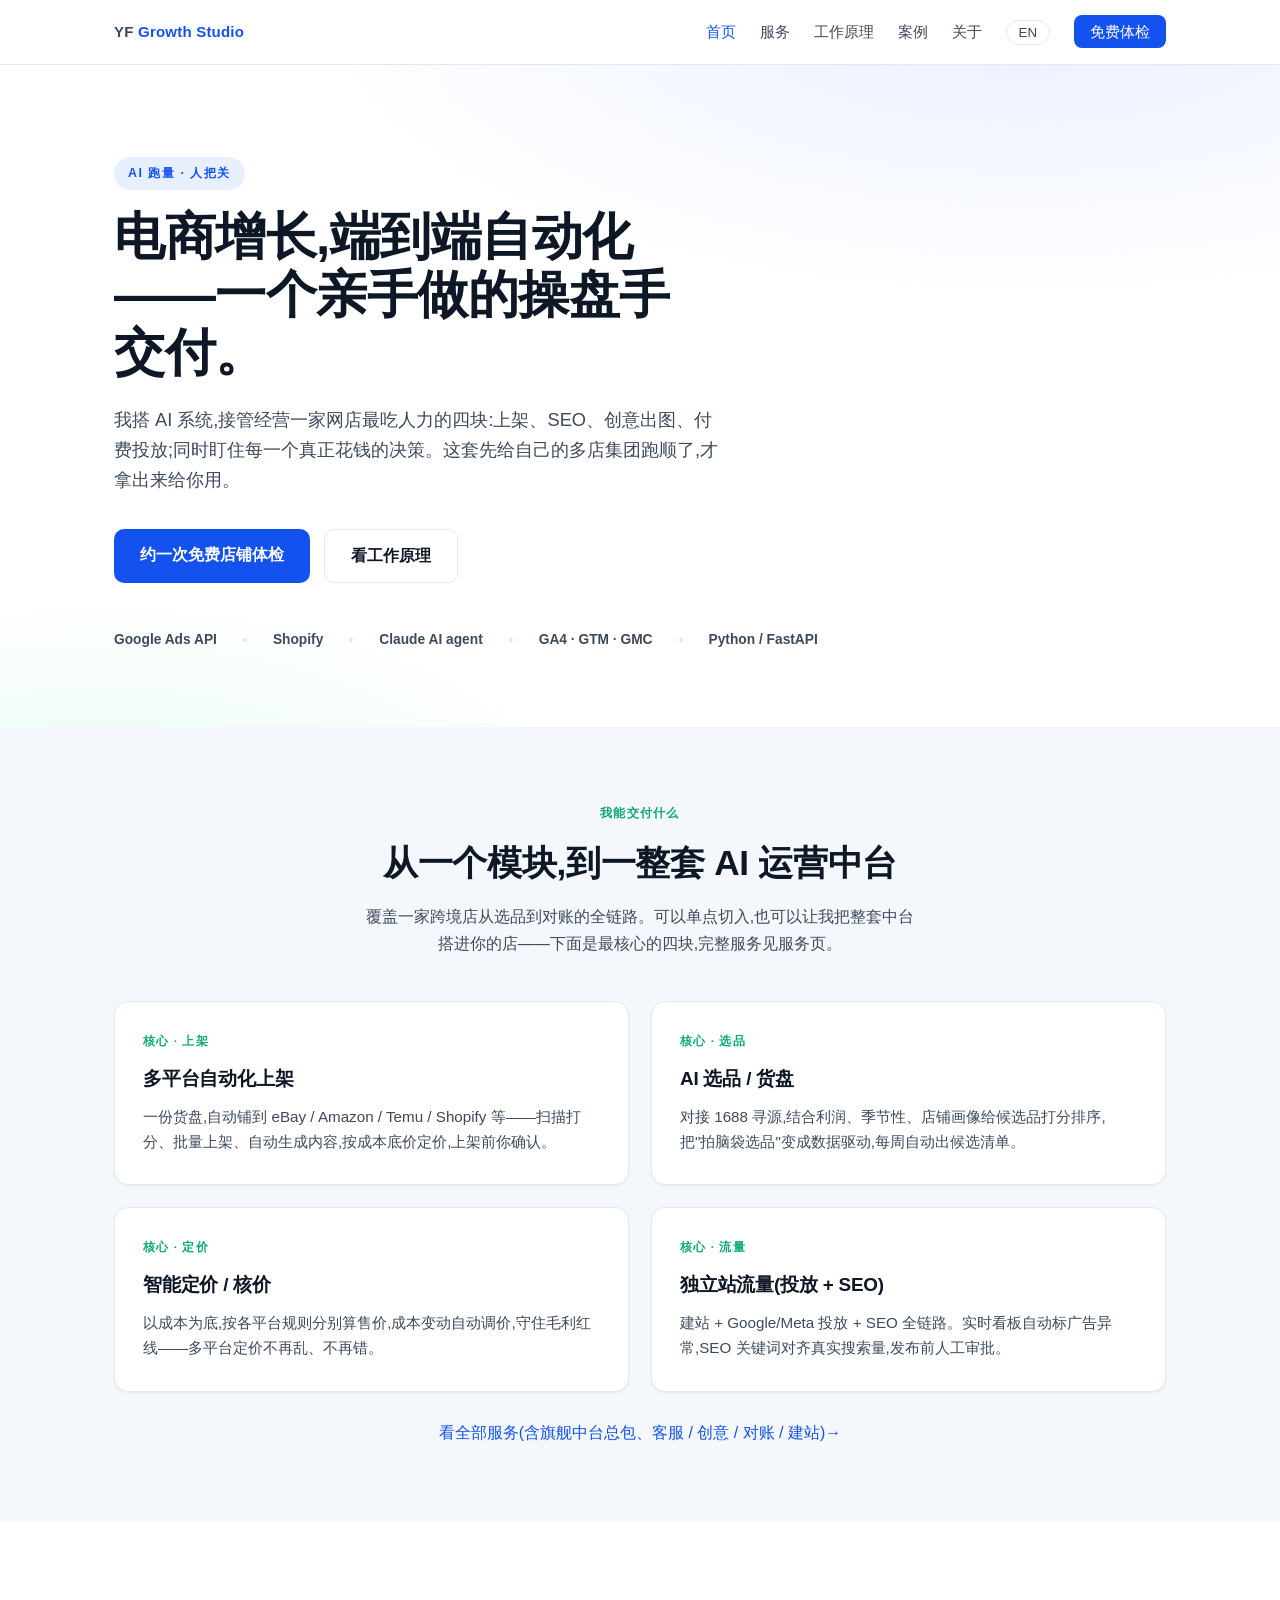
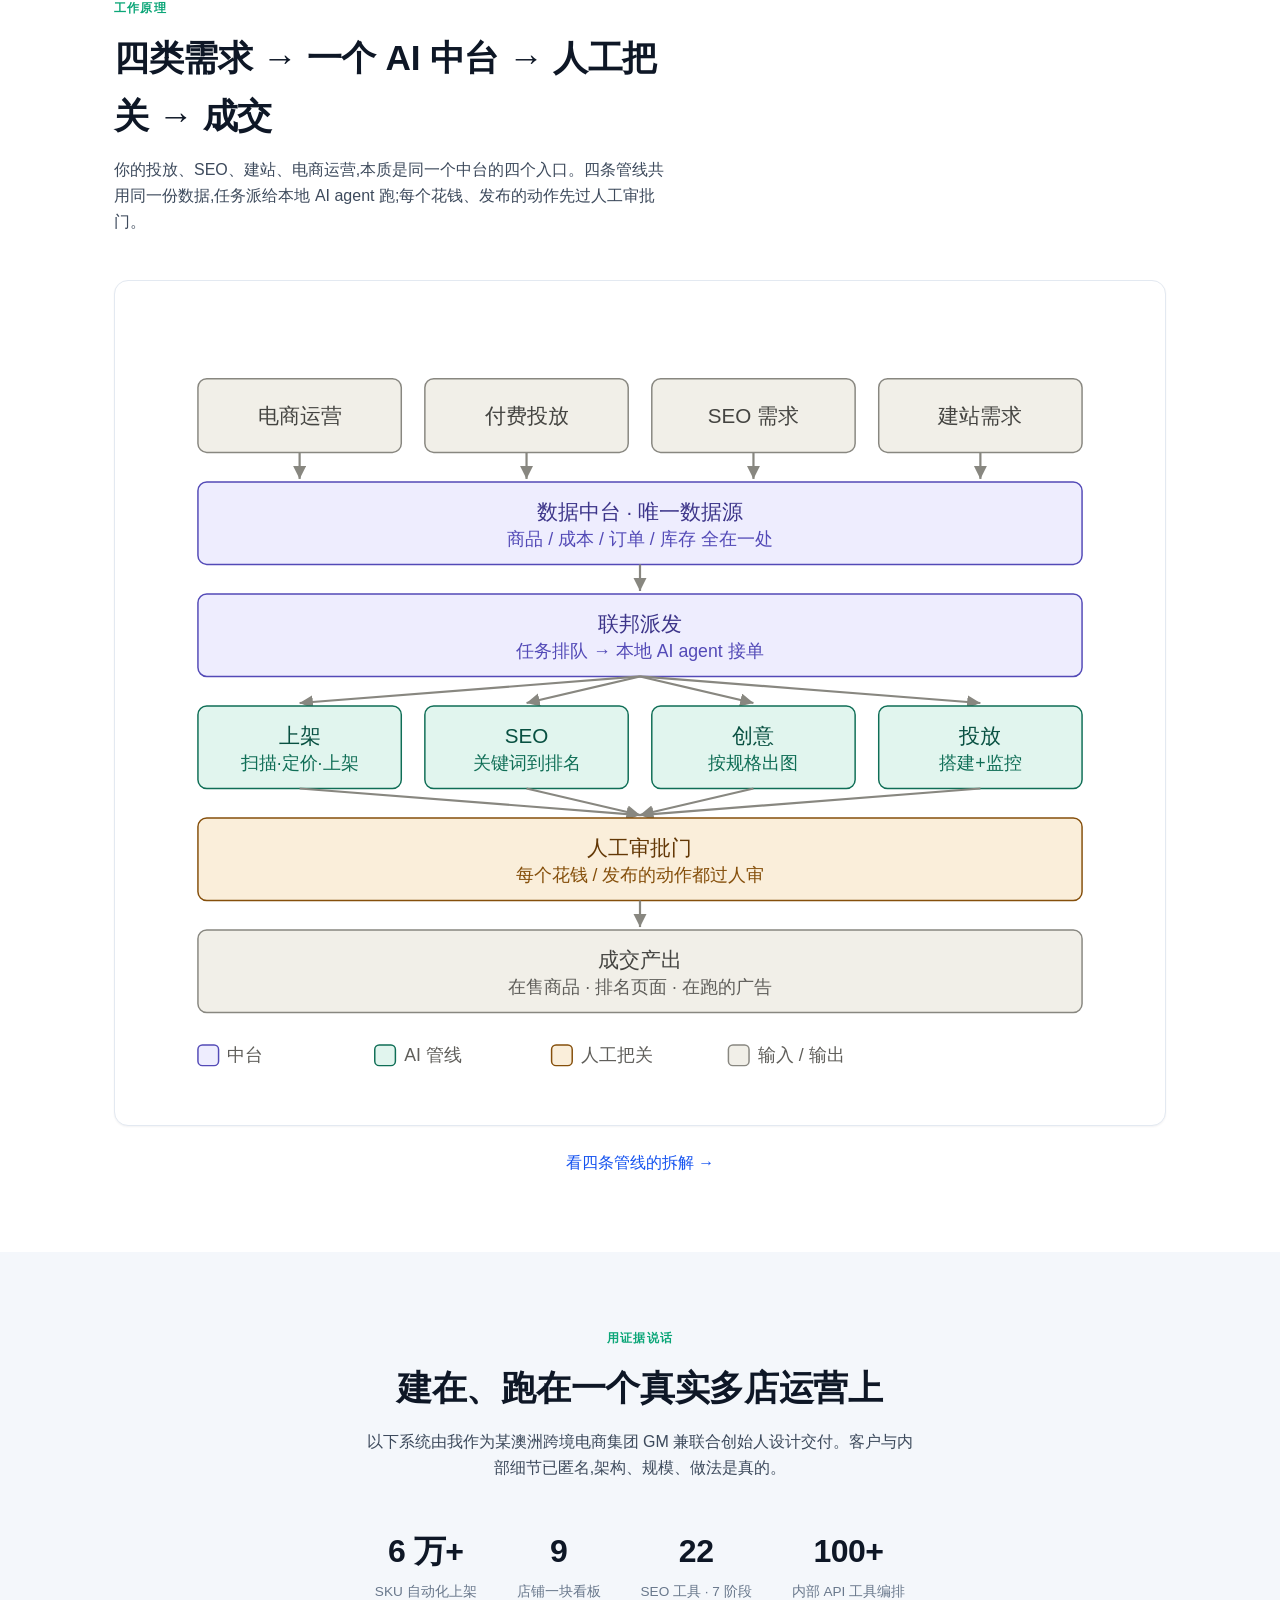
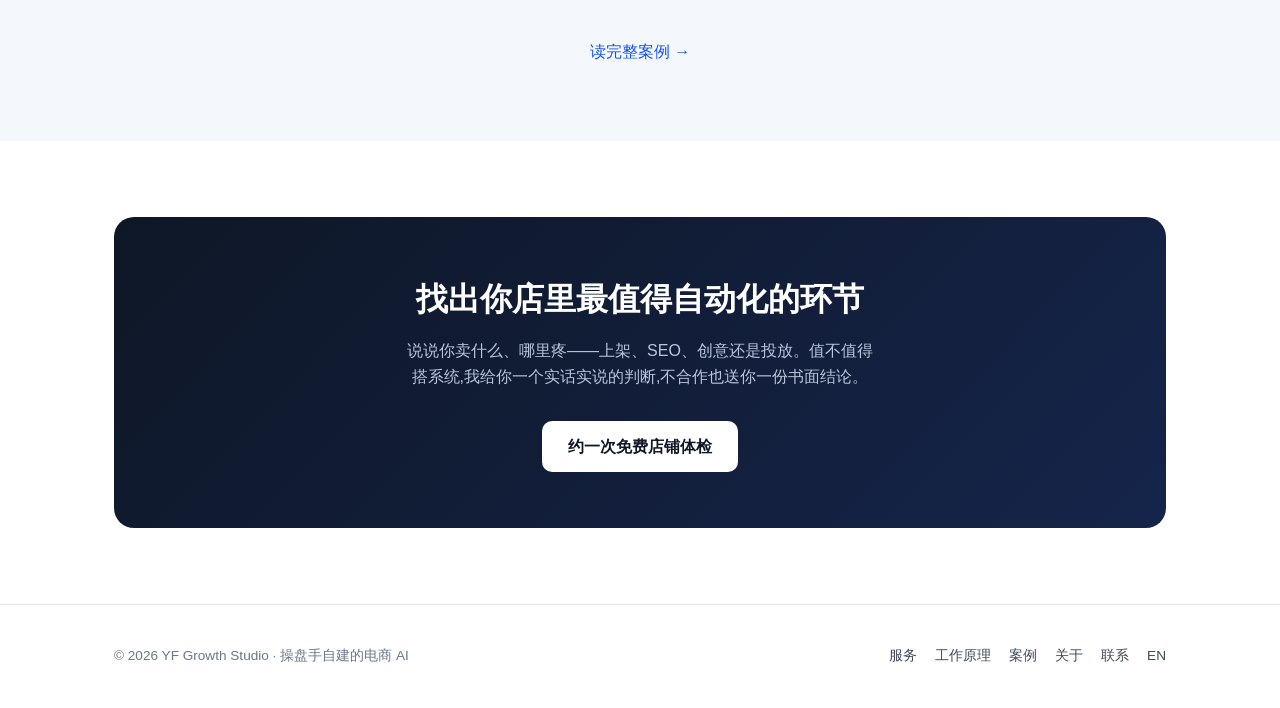
<file: index.html>
<!DOCTYPE html>
<html lang="zh-CN">
<head>
<meta charset="UTF-8">
<meta name="viewport" content="width=device-width, initial-scale=1.0">
<title>YF Growth Studio — 电商 AI 增长系统:上架 · SEO · 出图 · 投放</title>
<meta name="description" content="操盘手自建的电商 AI 增长系统:自动化上架、SEO 体系、创意出图、Google Ads 投放。AI 跑量,人把关每一个花钱的决策。面向国内电商卖家。">
<link rel="stylesheet" href="assets/style.css">
</head>
<body>

<header>
  <div class="wrap nav">
    <a class="logo" href="index.html">YF <span>Growth Studio</span></a>
    <ul>
      <li><a href="index.html" class="active">首页</a></li>
      <li><a href="services.html">服务</a></li>
      <li><a href="how-it-works.html">工作原理</a></li>
      <li><a href="work.html">案例</a></li>
      <li><a href="about.html">关于</a></li>
      <li><a class="lang" href="en.html">EN</a></li>
      <li><a class="navcta" href="contact.html">免费体检</a></li>
    </ul>
  </div>
</header>

<section class="hero">
  <div class="wrap">
    <span class="kicker">AI 跑量 · 人把关</span>
    <h1>电商增长,端到端自动化——一个亲手做的操盘手交付。</h1>
    <p class="sub">我搭 AI 系统,接管经营一家网店最吃人力的四块:上架、SEO、创意出图、付费投放;同时盯住每一个真正花钱的决策。这套先给自己的多店集团跑顺了,才拿出来给你用。</p>
    <div class="cta-row">
      <a class="btn btn-primary" href="contact.html">约一次免费店铺体检</a>
      <a class="btn btn-ghost" href="how-it-works.html">看工作原理</a>
    </div>
    <div class="stack">
      <span><b>Google Ads API</b></span><span class="dot"></span>
      <span><b>Shopify</b></span><span class="dot"></span>
      <span><b>Claude AI agent</b></span><span class="dot"></span>
      <span><b>GA4 · GTM · GMC</b></span><span class="dot"></span>
      <span><b>Python / FastAPI</b></span>
    </div>
  </div>
</section>

<section class="soft">
  <div class="wrap">
    <div class="sec-head center">
      <div class="eyebrow">我能交付什么</div>
      <h2>从一个模块,到一整套 AI 运营中台</h2>
      <p>覆盖一家跨境店从选品到对账的全链路。可以单点切入,也可以让我把整套中台搭进你的店——下面是最核心的四块,完整服务见服务页。</p>
    </div>
    <div class="grid2">
      <div class="card">
        <div class="tag">核心 · 上架</div>
        <h3>多平台自动化上架</h3>
        <p>一份货盘,自动铺到 eBay / Amazon / Temu / Shopify 等——扫描打分、批量上架、自动生成内容,按成本底价定价,上架前你确认。</p>
      </div>
      <div class="card">
        <div class="tag">核心 · 选品</div>
        <h3>AI 选品 / 货盘</h3>
        <p>对接 1688 寻源,结合利润、季节性、店铺画像给候选品打分排序,把"拍脑袋选品"变成数据驱动,每周自动出候选清单。</p>
      </div>
      <div class="card">
        <div class="tag">核心 · 定价</div>
        <h3>智能定价 / 核价</h3>
        <p>以成本为底,按各平台规则分别算售价,成本变动自动调价,守住毛利红线——多平台定价不再乱、不再错。</p>
      </div>
      <div class="card">
        <div class="tag">核心 · 流量</div>
        <h3>独立站流量(投放 + SEO)</h3>
        <p>建站 + Google/Meta 投放 + SEO 全链路。实时看板自动标广告异常,SEO 关键词对齐真实搜索量,发布前人工审批。</p>
      </div>
    </div>
    <p class="center" style="margin-top:28px"><a href="services.html">看全部服务(含旗舰中台总包、客服 / 创意 / 对账 / 建站)→</a></p>
  </div>
</section>

<section>
  <div class="wrap">
    <div class="sec-head">
      <div class="eyebrow">工作原理</div>
      <h2>四类需求 → 一个 AI 中台 → 人工把关 → 成交</h2>
      <p>你的投放、SEO、建站、电商运营,本质是同一个中台的四个入口。四条管线共用同一份数据,任务派给本地 AI agent 跑;每个花钱、发布的动作先过人工审批门。</p>
    </div>
    <div style="background:#fff;border:1px solid var(--line);border-radius:var(--radius);padding:24px;box-shadow:var(--shadow)">
      <img src="assets/diagrams/arch_overview_zh.svg" alt="电商 AI 中台总架构:四类需求进一个平台,经数据中台、联邦派发、四大能力管线、人工审批门,产出成交" style="width:100%;height:auto;display:block">
    </div>
    <p class="center" style="margin-top:24px"><a href="how-it-works.html">看四条管线的拆解 →</a></p>
  </div>
</section>

<section class="soft">
  <div class="wrap">
    <div class="sec-head center">
      <div class="eyebrow">用证据说话</div>
      <h2>建在、跑在一个真实多店运营上</h2>
      <p>以下系统由我作为某澳洲跨境电商集团 GM 兼联合创始人设计交付。客户与内部细节已匿名,架构、规模、做法是真的。</p>
    </div>
    <div class="stats" style="justify-content:center">
      <div class="stat center"><b>6 万+</b><span>SKU 自动化上架</span></div>
      <div class="stat center"><b>9</b><span>店铺一块看板</span></div>
      <div class="stat center"><b>22</b><span>SEO 工具 · 7 阶段</span></div>
      <div class="stat center"><b>100+</b><span>内部 API 工具编排</span></div>
    </div>
    <p class="center" style="margin-top:34px"><a href="work.html">读完整案例 →</a></p>
  </div>
</section>

<section>
  <div class="wrap">
    <div class="band">
      <h2>找出你店里最值得自动化的环节</h2>
      <p>说说你卖什么、哪里疼——上架、SEO、创意还是投放。值不值得搭系统,我给你一个实话实说的判断,不合作也送你一份书面结论。</p>
      <a class="btn btn-primary" href="contact.html">约一次免费店铺体检</a>
    </div>
  </div>
</section>

<footer>
  <div class="wrap foot">
    <span>© 2026 YF Growth Studio · 操盘手自建的电商 AI</span>
    <div class="fnav">
      <a href="services.html">服务</a>
      <a href="how-it-works.html">工作原理</a>
      <a href="work.html">案例</a>
      <a href="about.html">关于</a>
      <a href="contact.html">联系</a>
      <a href="en.html">EN</a>
    </div>
  </div>
</footer>

</body>
</html>
</file>
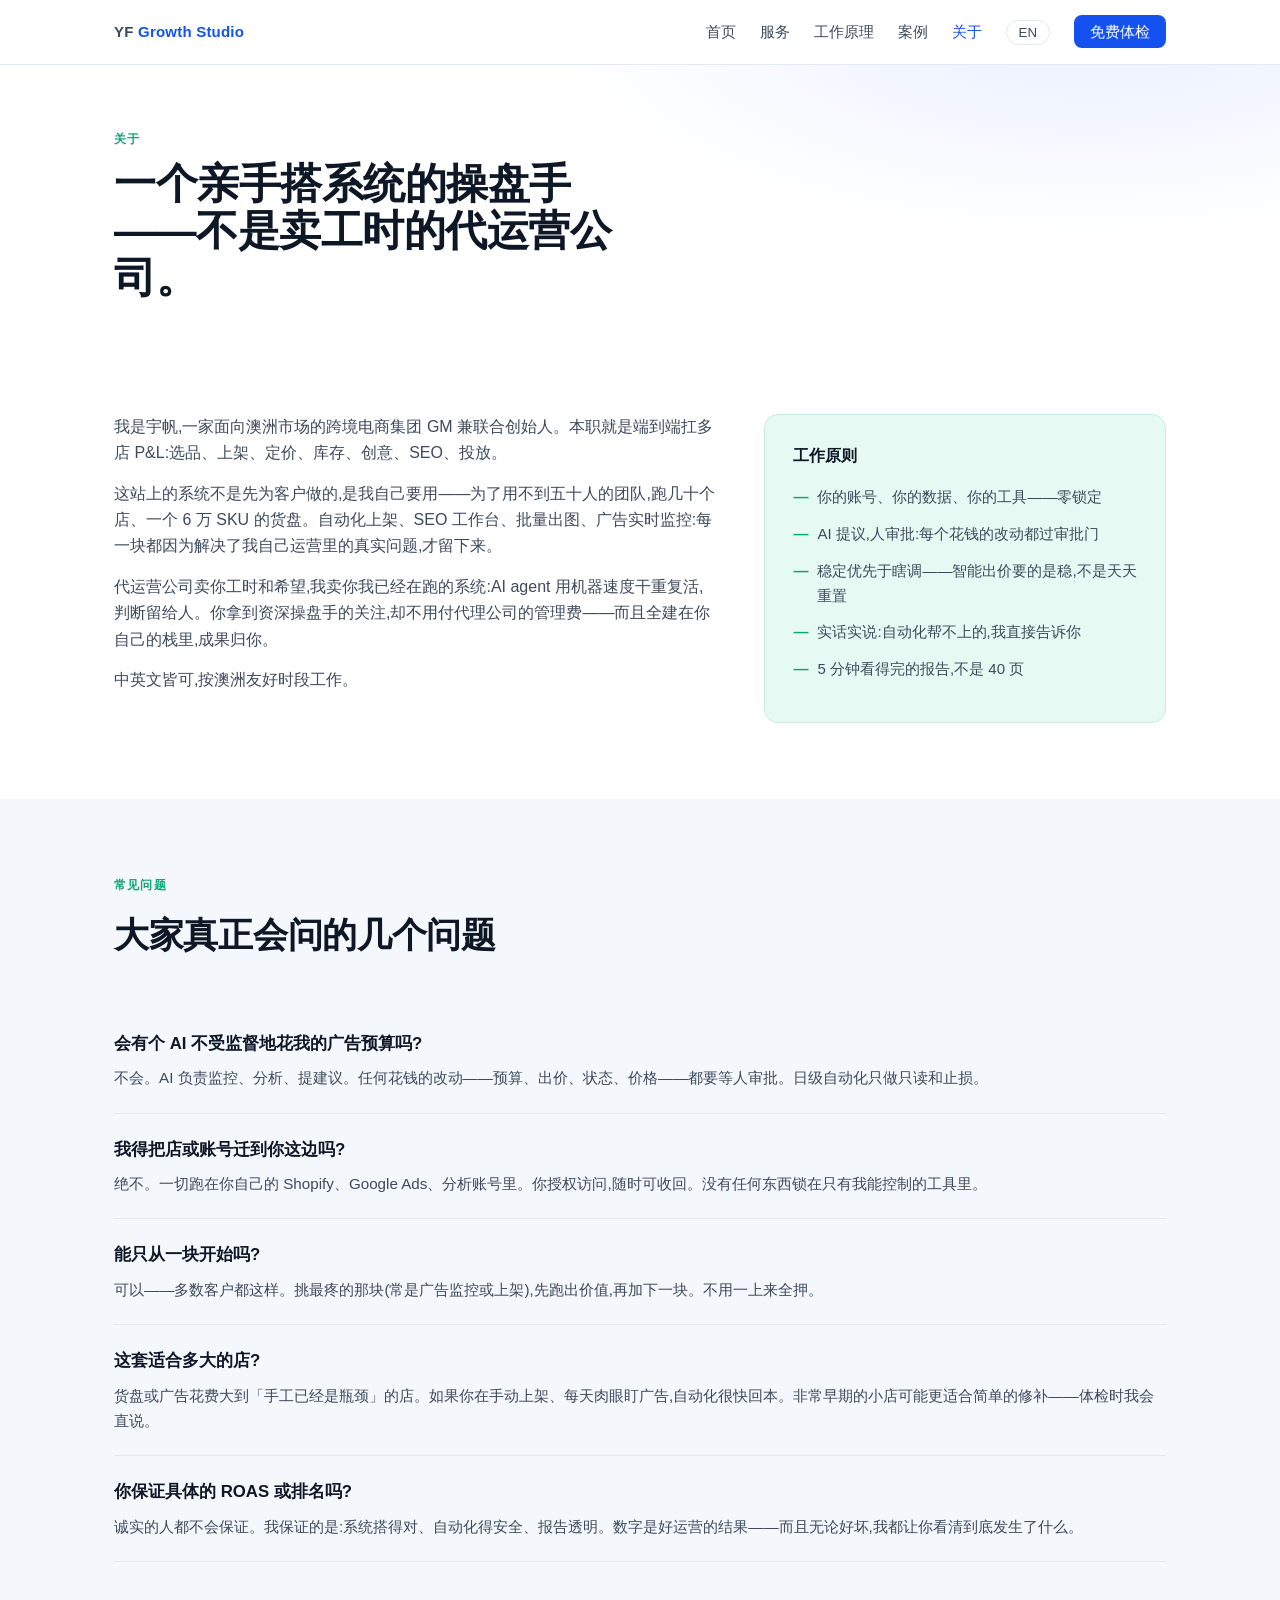
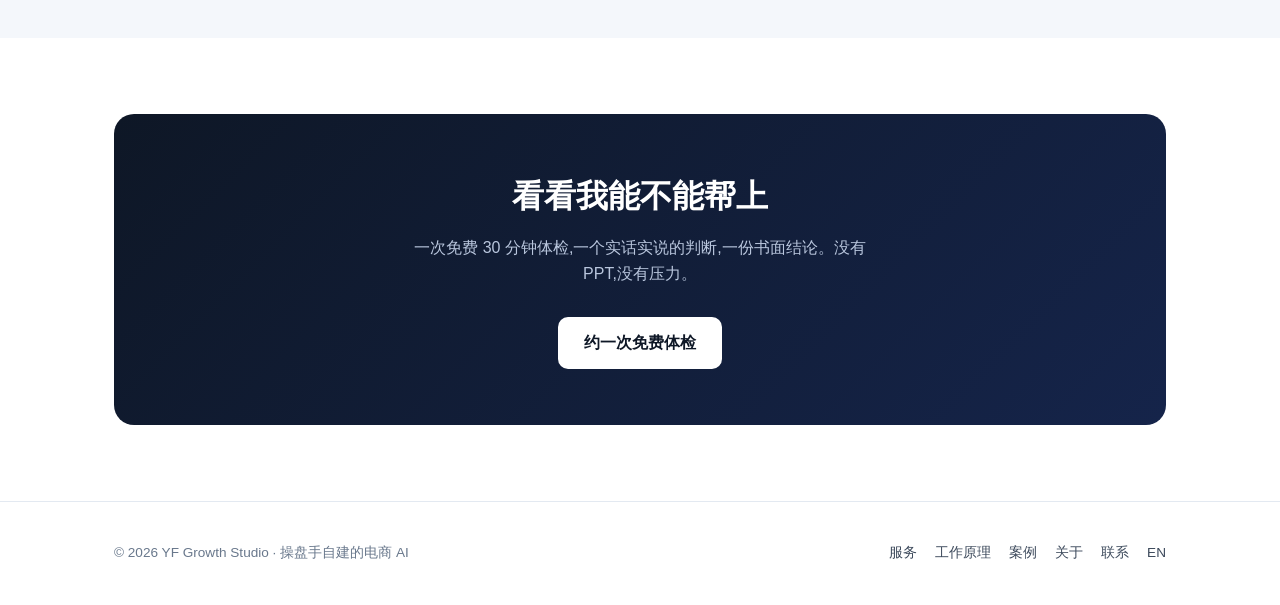
<file: about.html>
<!DOCTYPE html>
<html lang="zh-CN">
<head>
<meta charset="UTF-8">
<meta name="viewport" content="width=device-width, initial-scale=1.0">
<title>关于 — YF Growth Studio</title>
<meta name="description" content="一个操盘手,不是代运营公司。跨境电商集团 GM 兼联合创始人,给网店搭 AI 增长系统。">
<link rel="stylesheet" href="assets/style.css">
</head>
<body>

<header>
  <div class="wrap nav">
    <a class="logo" href="index.html">YF <span>Growth Studio</span></a>
    <ul>
      <li><a href="index.html">首页</a></li>
      <li><a href="services.html">服务</a></li>
      <li><a href="how-it-works.html">工作原理</a></li>
      <li><a href="work.html">案例</a></li>
      <li><a href="about.html" class="active">关于</a></li>
      <li><a class="lang" href="en.html">EN</a></li>
      <li><a class="navcta" href="contact.html">免费体检</a></li>
    </ul>
  </div>
</header>

<section class="pagehead">
  <div class="wrap">
    <div class="eyebrow">关于</div>
    <h1>一个亲手搭系统的操盘手——不是卖工时的代运营公司。</h1>
  </div>
</section>

<section>
  <div class="wrap split">
    <div>
      <p>我是宇帆,一家面向澳洲市场的跨境电商集团 GM 兼联合创始人。本职就是端到端扛多店 P&amp;L:选品、上架、定价、库存、创意、SEO、投放。</p>
      <p>这站上的系统不是先为客户做的,是我自己要用——为了用不到五十人的团队,跑几十个店、一个 6 万 SKU 的货盘。自动化上架、SEO 工作台、批量出图、广告实时监控:每一块都因为解决了我自己运营里的真实问题,才留下来。</p>
      <p>代运营公司卖你工时和希望,我卖你我已经在跑的系统:AI agent 用机器速度干重复活,判断留给人。你拿到资深操盘手的关注,却不用付代理公司的管理费——而且全建在你自己的栈里,成果归你。</p>
      <p>中英文皆可,按澳洲友好时段工作。</p>
    </div>
    <div class="principles">
      <h4>工作原则</h4>
      <ul>
        <li>你的账号、你的数据、你的工具——零锁定</li>
        <li>AI 提议,人审批:每个花钱的改动都过审批门</li>
        <li>稳定优先于瞎调——智能出价要的是稳,不是天天重置</li>
        <li>实话实说:自动化帮不上的,我直接告诉你</li>
        <li>5 分钟看得完的报告,不是 40 页</li>
      </ul>
    </div>
  </div>
</section>

<section class="soft">
  <div class="wrap">
    <div class="sec-head">
      <div class="eyebrow">常见问题</div>
      <h2>大家真正会问的几个问题</h2>
    </div>
    <div class="faq-item">
      <h4>会有个 AI 不受监督地花我的广告预算吗?</h4>
      <p>不会。AI 负责监控、分析、提建议。任何花钱的改动——预算、出价、状态、价格——都要等人审批。日级自动化只做只读和止损。</p>
    </div>
    <div class="faq-item">
      <h4>我得把店或账号迁到你这边吗?</h4>
      <p>绝不。一切跑在你自己的 Shopify、Google Ads、分析账号里。你授权访问,随时可收回。没有任何东西锁在只有我能控制的工具里。</p>
    </div>
    <div class="faq-item">
      <h4>能只从一块开始吗?</h4>
      <p>可以——多数客户都这样。挑最疼的那块(常是广告监控或上架),先跑出价值,再加下一块。不用一上来全押。</p>
    </div>
    <div class="faq-item">
      <h4>这套适合多大的店?</h4>
      <p>货盘或广告花费大到「手工已经是瓶颈」的店。如果你在手动上架、每天肉眼盯广告,自动化很快回本。非常早期的小店可能更适合简单的修补——体检时我会直说。</p>
    </div>
    <div class="faq-item">
      <h4>你保证具体的 ROAS 或排名吗?</h4>
      <p>诚实的人都不会保证。我保证的是:系统搭得对、自动化得安全、报告透明。数字是好运营的结果——而且无论好坏,我都让你看清到底发生了什么。</p>
    </div>
  </div>
</section>

<section>
  <div class="wrap">
    <div class="band">
      <h2>看看我能不能帮上</h2>
      <p>一次免费 30 分钟体检,一个实话实说的判断,一份书面结论。没有 PPT,没有压力。</p>
      <a class="btn btn-primary" href="contact.html">约一次免费体检</a>
    </div>
  </div>
</section>

<footer>
  <div class="wrap foot">
    <span>© 2026 YF Growth Studio · 操盘手自建的电商 AI</span>
    <div class="fnav">
      <a href="services.html">服务</a>
      <a href="how-it-works.html">工作原理</a>
      <a href="work.html">案例</a>
      <a href="about.html">关于</a>
      <a href="contact.html">联系</a>
      <a href="en.html">EN</a>
    </div>
  </div>
</footer>

</body>
</html>
</file>
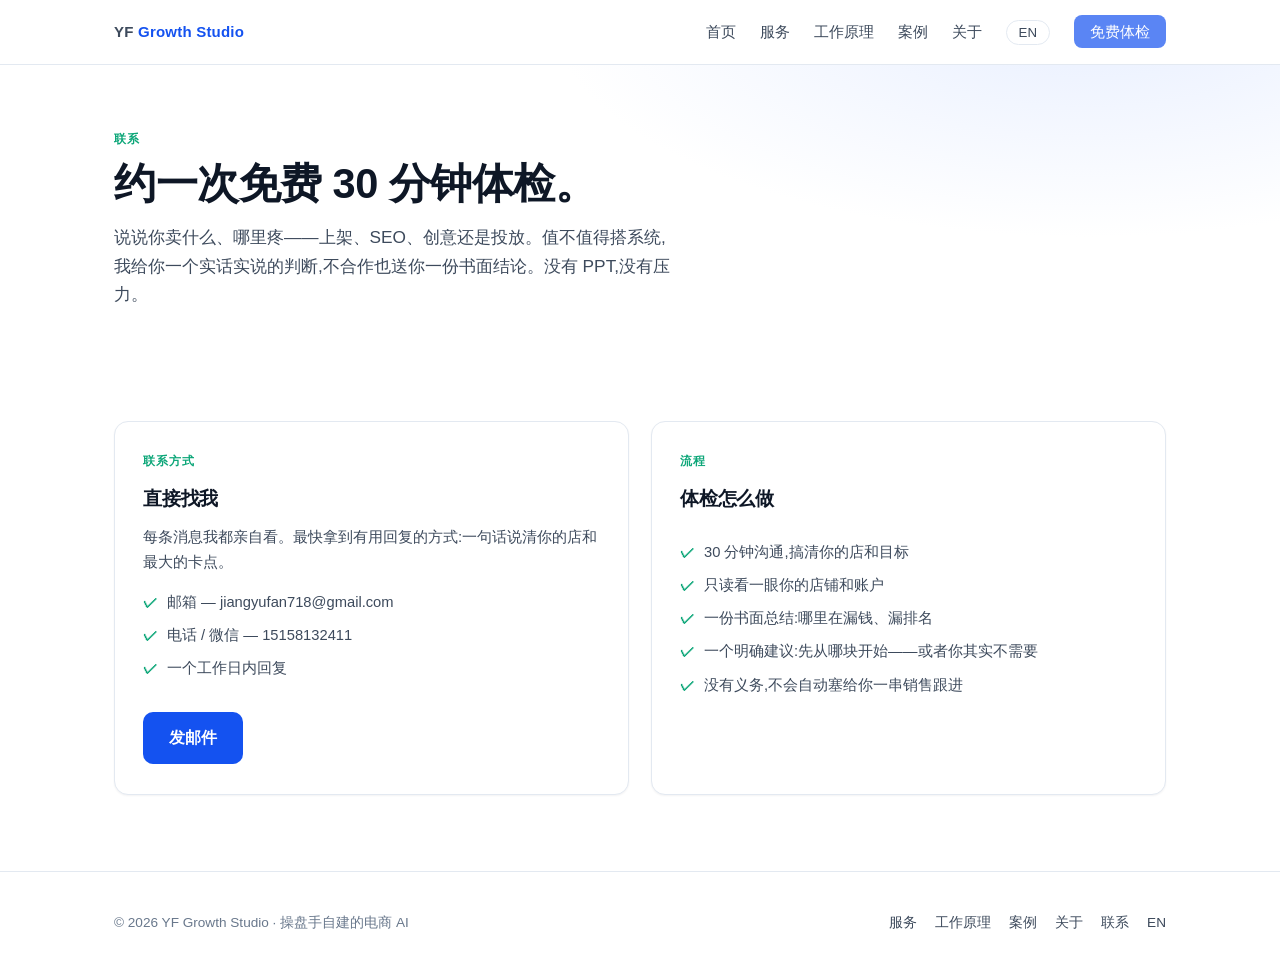
<file: contact.html>
<!DOCTYPE html>
<html lang="zh-CN">
<head>
<meta charset="UTF-8">
<meta name="viewport" content="width=device-width, initial-scale=1.0">
<title>联系 — YF Growth Studio</title>
<meta name="description" content="约一次免费 30 分钟电商增长体检。邮箱或电话联系 YF Growth Studio。">
<link rel="stylesheet" href="assets/style.css">
</head>
<body>

<header>
  <div class="wrap nav">
    <a class="logo" href="index.html">YF <span>Growth Studio</span></a>
    <ul>
      <li><a href="index.html">首页</a></li>
      <li><a href="services.html">服务</a></li>
      <li><a href="how-it-works.html">工作原理</a></li>
      <li><a href="work.html">案例</a></li>
      <li><a href="about.html">关于</a></li>
      <li><a class="lang" href="en.html">EN</a></li>
      <li><a class="navcta" href="contact.html" style="opacity:.7">免费体检</a></li>
    </ul>
  </div>
</header>

<section class="pagehead">
  <div class="wrap">
    <div class="eyebrow">联系</div>
    <h1>约一次免费 30 分钟体检。</h1>
    <p>说说你卖什么、哪里疼——上架、SEO、创意还是投放。值不值得搭系统,我给你一个实话实说的判断,不合作也送你一份书面结论。没有 PPT,没有压力。</p>
  </div>
</section>

<section>
  <div class="wrap">
    <div class="grid2">
      <div class="card">
        <div class="tag">联系方式</div>
        <h3>直接找我</h3>
        <p>每条消息我都亲自看。最快拿到有用回复的方式:一句话说清你的店和最大的卡点。</p>
        <ul>
          <li>邮箱 — jiangyufan718@gmail.com</li>
          <li>电话 / 微信 — 15158132411</li>
          <li>一个工作日内回复</li>
        </ul>
        <div style="margin-top:22px">
          <a class="btn btn-primary" href="mailto:jiangyufan718@gmail.com?subject=%E5%BA%97%E9%93%BA%E4%BD%93%E6%A3%80&body=%E6%88%91%E7%9A%84%E5%BA%97%EF%BC%9A%0A%E5%8D%96%E4%BB%80%E4%B9%88%EF%BC%9A%0A%E6%9C%80%E5%A4%A7%E7%9A%84%E5%8D%A1%E7%82%B9%EF%BC%88%E4%B8%8A%E6%9E%B6/SEO/%E5%88%9B%E6%84%8F/%E6%8A%95%E6%94%BE%EF%BC%89%EF%BC%9A%20">发邮件</a>
        </div>
      </div>
      <div class="card">
        <div class="tag">流程</div>
        <h3>体检怎么做</h3>
        <ul>
          <li>30 分钟沟通,搞清你的店和目标</li>
          <li>只读看一眼你的店铺和账户</li>
          <li>一份书面总结:哪里在漏钱、漏排名</li>
          <li>一个明确建议:先从哪块开始——或者你其实不需要</li>
          <li>没有义务,不会自动塞给你一串销售跟进</li>
        </ul>
      </div>
    </div>
  </div>
</section>

<footer>
  <div class="wrap foot">
    <span>© 2026 YF Growth Studio · 操盘手自建的电商 AI</span>
    <div class="fnav">
      <a href="services.html">服务</a>
      <a href="how-it-works.html">工作原理</a>
      <a href="work.html">案例</a>
      <a href="about.html">关于</a>
      <a href="contact.html">联系</a>
      <a href="en.html">EN</a>
    </div>
  </div>
</footer>

</body>
</html>
</file>
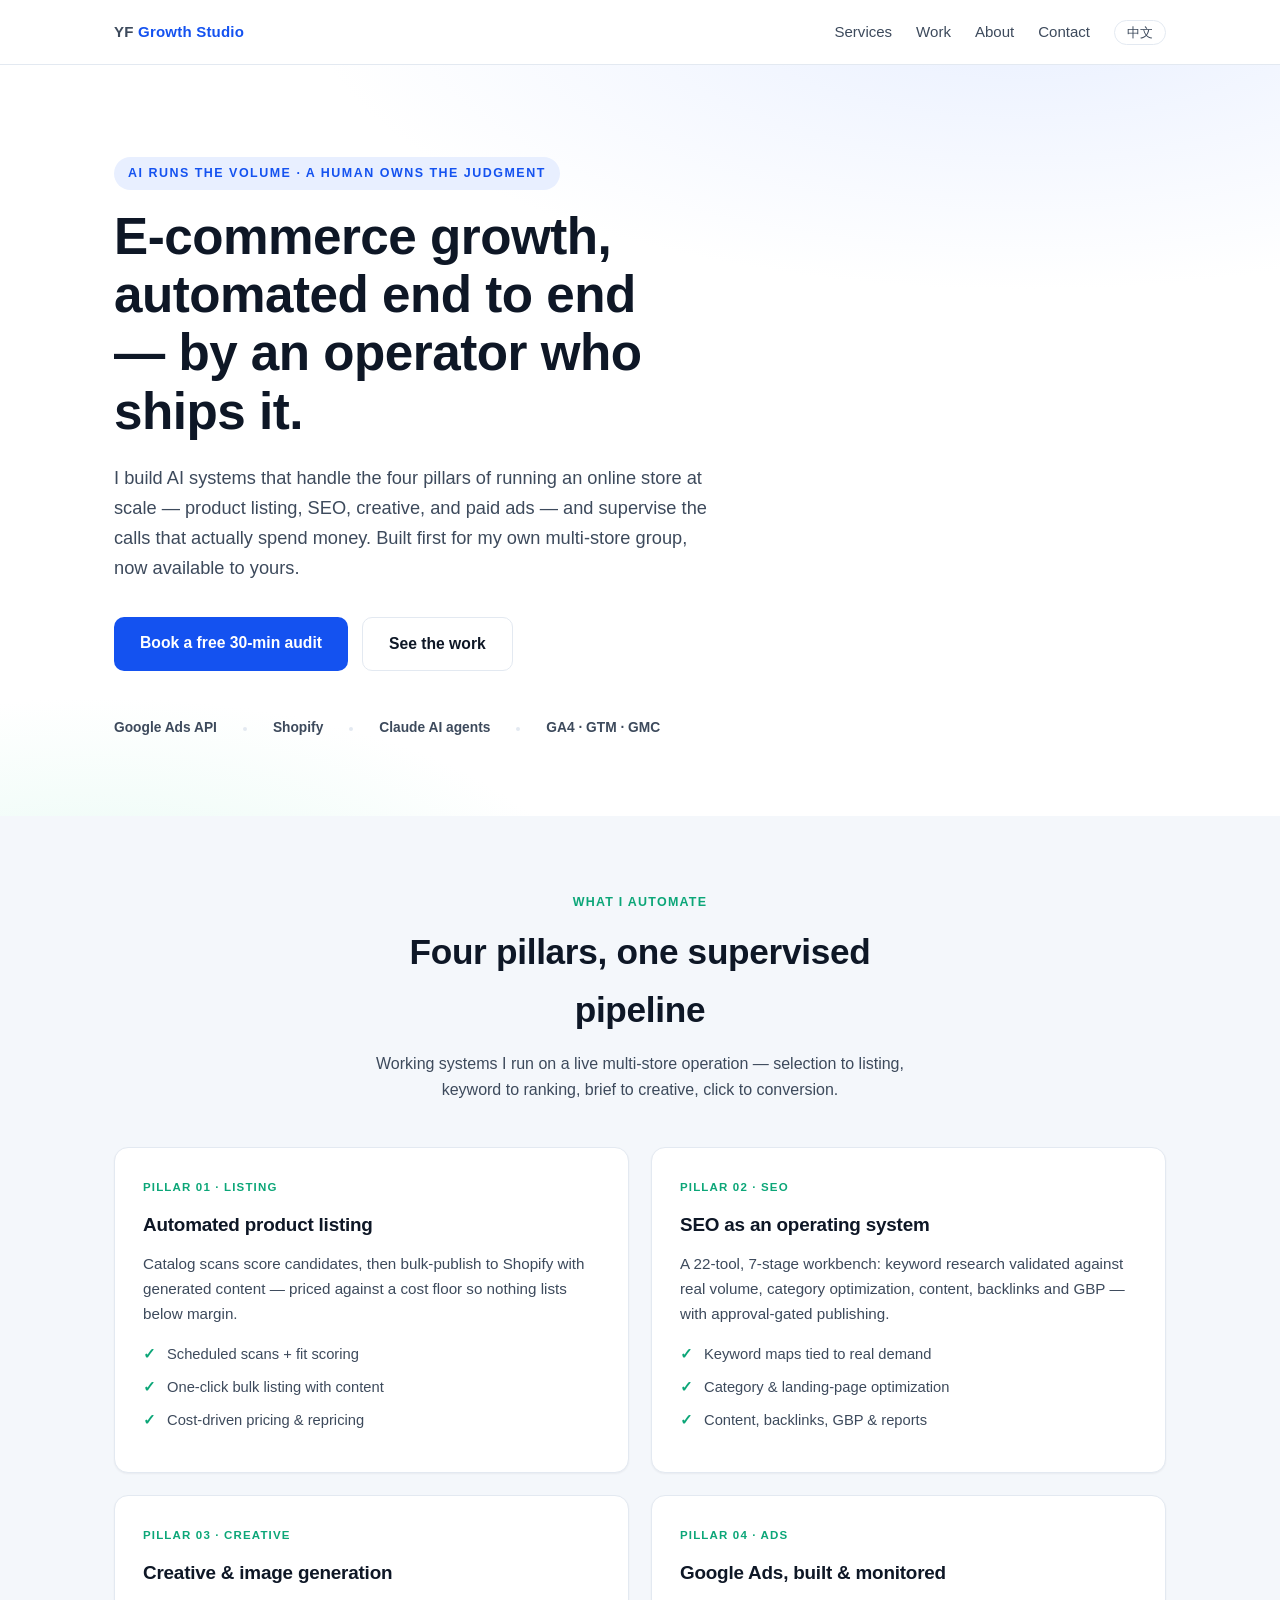
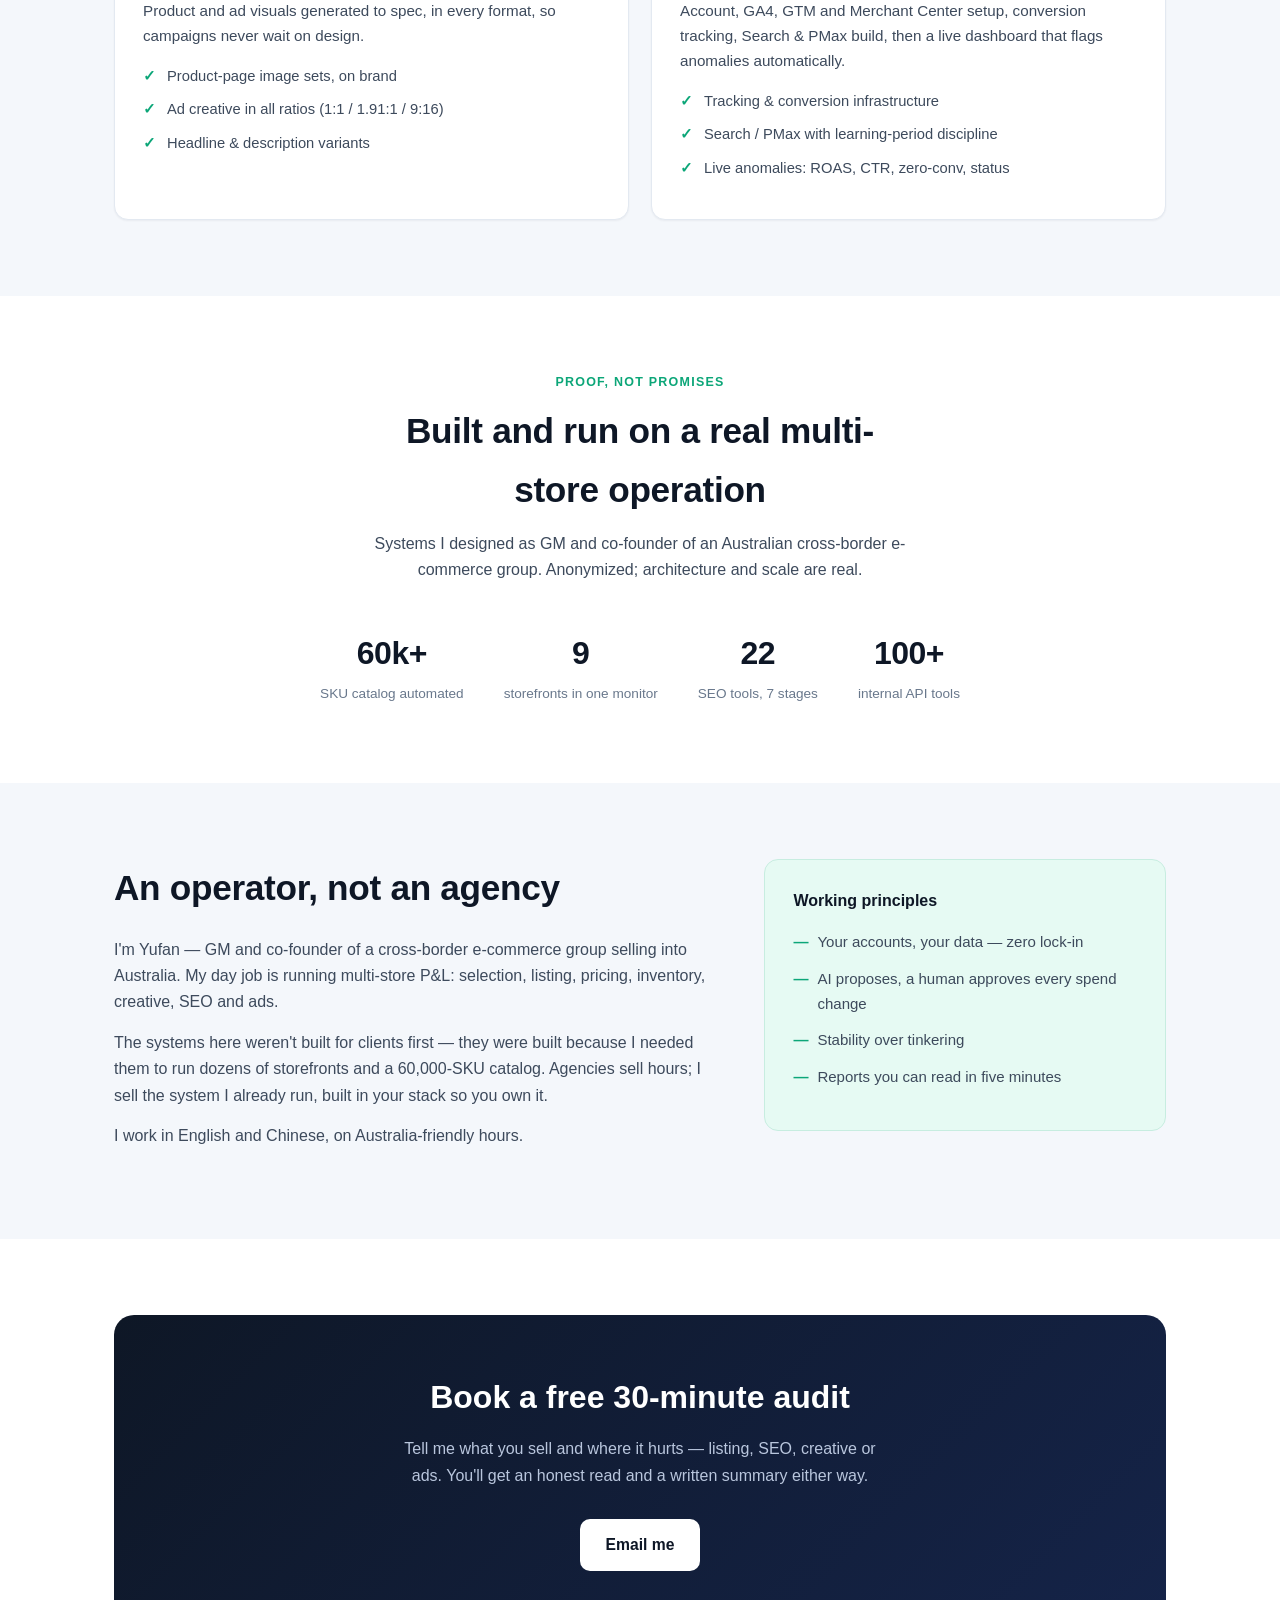
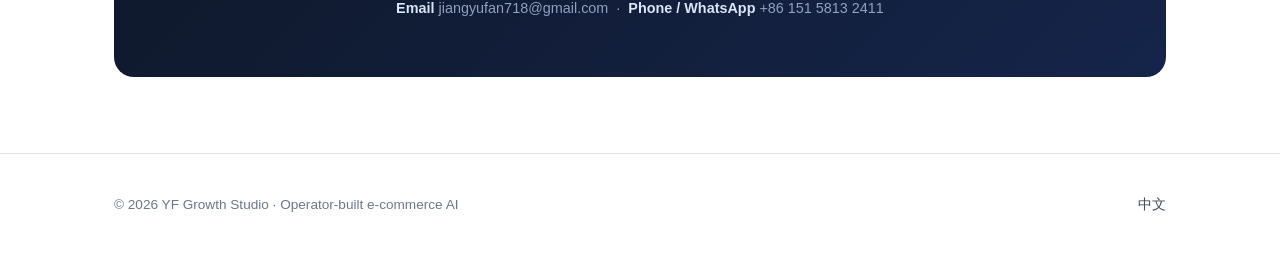
<file: en.html>
<!DOCTYPE html>
<html lang="en">
<head>
<meta charset="UTF-8">
<meta name="viewport" content="width=device-width, initial-scale=1.0">
<title>YF Growth Studio — E-commerce AI: Listing, SEO, Creative & Ads</title>
<meta name="description" content="Operator-built AI growth systems for e-commerce: automated listing, SEO, creative generation and Google Ads. AI runs the volume, a human owns the judgment.">
<link rel="stylesheet" href="assets/style.css">
</head>
<body>

<header>
  <div class="wrap nav">
    <a class="logo" href="en.html">YF <span>Growth Studio</span></a>
    <ul>
      <li><a href="#services">Services</a></li>
      <li><a href="#work">Work</a></li>
      <li><a href="#about">About</a></li>
      <li><a href="#contact">Contact</a></li>
      <li><a class="lang" href="index.html">中文</a></li>
    </ul>
  </div>
</header>

<section class="hero">
  <div class="wrap">
    <span class="kicker">AI runs the volume · A human owns the judgment</span>
    <h1>E-commerce growth, automated end to end — by an operator who ships it.</h1>
    <p class="sub">I build AI systems that handle the four pillars of running an online store at scale — product listing, SEO, creative, and paid ads — and supervise the calls that actually spend money. Built first for my own multi-store group, now available to yours.</p>
    <div class="cta-row">
      <a class="btn btn-primary" href="#contact">Book a free 30-min audit</a>
      <a class="btn btn-ghost" href="#work">See the work</a>
    </div>
    <div class="stack">
      <span><b>Google Ads API</b></span><span class="dot"></span>
      <span><b>Shopify</b></span><span class="dot"></span>
      <span><b>Claude AI agents</b></span><span class="dot"></span>
      <span><b>GA4 · GTM · GMC</b></span>
    </div>
  </div>
</section>

<section id="services" class="soft">
  <div class="wrap">
    <div class="sec-head center">
      <div class="eyebrow">What I automate</div>
      <h2>Four pillars, one supervised pipeline</h2>
      <p>Working systems I run on a live multi-store operation — selection to listing, keyword to ranking, brief to creative, click to conversion.</p>
    </div>
    <div class="grid2">
      <div class="card">
        <div class="tag">Pillar 01 · Listing</div>
        <h3>Automated product listing</h3>
        <p>Catalog scans score candidates, then bulk-publish to Shopify with generated content — priced against a cost floor so nothing lists below margin.</p>
        <ul><li>Scheduled scans + fit scoring</li><li>One-click bulk listing with content</li><li>Cost-driven pricing &amp; repricing</li></ul>
      </div>
      <div class="card">
        <div class="tag">Pillar 02 · SEO</div>
        <h3>SEO as an operating system</h3>
        <p>A 22-tool, 7-stage workbench: keyword research validated against real volume, category optimization, content, backlinks and GBP — with approval-gated publishing.</p>
        <ul><li>Keyword maps tied to real demand</li><li>Category &amp; landing-page optimization</li><li>Content, backlinks, GBP &amp; reports</li></ul>
      </div>
      <div class="card">
        <div class="tag">Pillar 03 · Creative</div>
        <h3>Creative &amp; image generation</h3>
        <p>Product and ad visuals generated to spec, in every format, so campaigns never wait on design.</p>
        <ul><li>Product-page image sets, on brand</li><li>Ad creative in all ratios (1:1 / 1.91:1 / 9:16)</li><li>Headline &amp; description variants</li></ul>
      </div>
      <div class="card">
        <div class="tag">Pillar 04 · Ads</div>
        <h3>Google Ads, built &amp; monitored</h3>
        <p>Account, GA4, GTM and Merchant Center setup, conversion tracking, Search &amp; PMax build, then a live dashboard that flags anomalies automatically.</p>
        <ul><li>Tracking &amp; conversion infrastructure</li><li>Search / PMax with learning-period discipline</li><li>Live anomalies: ROAS, CTR, zero-conv, status</li></ul>
      </div>
    </div>
  </div>
</section>

<section id="work">
  <div class="wrap">
    <div class="sec-head center">
      <div class="eyebrow">Proof, not promises</div>
      <h2>Built and run on a real multi-store operation</h2>
      <p>Systems I designed as GM and co-founder of an Australian cross-border e-commerce group. Anonymized; architecture and scale are real.</p>
    </div>
    <div class="stats" style="justify-content:center">
      <div class="stat center"><b>60k+</b><span>SKU catalog automated</span></div>
      <div class="stat center"><b>9</b><span>storefronts in one monitor</span></div>
      <div class="stat center"><b>22</b><span>SEO tools, 7 stages</span></div>
      <div class="stat center"><b>100+</b><span>internal API tools</span></div>
    </div>
  </div>
</section>

<section id="about" class="soft">
  <div class="wrap split">
    <div>
      <div class="sec-head" style="margin-bottom:20px"><h2>An operator, not an agency</h2></div>
      <p>I'm Yufan — GM and co-founder of a cross-border e-commerce group selling into Australia. My day job is running multi-store P&amp;L: selection, listing, pricing, inventory, creative, SEO and ads.</p>
      <p>The systems here weren't built for clients first — they were built because I needed them to run dozens of storefronts and a 60,000-SKU catalog. Agencies sell hours; I sell the system I already run, built in your stack so you own it.</p>
      <p>I work in English and Chinese, on Australia-friendly hours.</p>
    </div>
    <div class="principles">
      <h4>Working principles</h4>
      <ul>
        <li>Your accounts, your data — zero lock-in</li>
        <li>AI proposes, a human approves every spend change</li>
        <li>Stability over tinkering</li>
        <li>Reports you can read in five minutes</li>
      </ul>
    </div>
  </div>
</section>

<section id="contact">
  <div class="wrap">
    <div class="band">
      <h2>Book a free 30-minute audit</h2>
      <p>Tell me what you sell and where it hurts — listing, SEO, creative or ads. You'll get an honest read and a written summary either way.</p>
      <a class="btn btn-primary" href="mailto:jiangyufan718@gmail.com?subject=Free%20audit%20request">Email me</a>
      <div class="channels"><b>Email</b> jiangyufan718@gmail.com &nbsp;·&nbsp; <b>Phone / WhatsApp</b> +86 151 5813 2411</div>
    </div>
  </div>
</section>

<footer>
  <div class="wrap foot">
    <span>© 2026 YF Growth Studio · Operator-built e-commerce AI</span>
    <div class="fnav"><a href="index.html">中文</a></div>
  </div>
</footer>

</body>
</html>
</file>
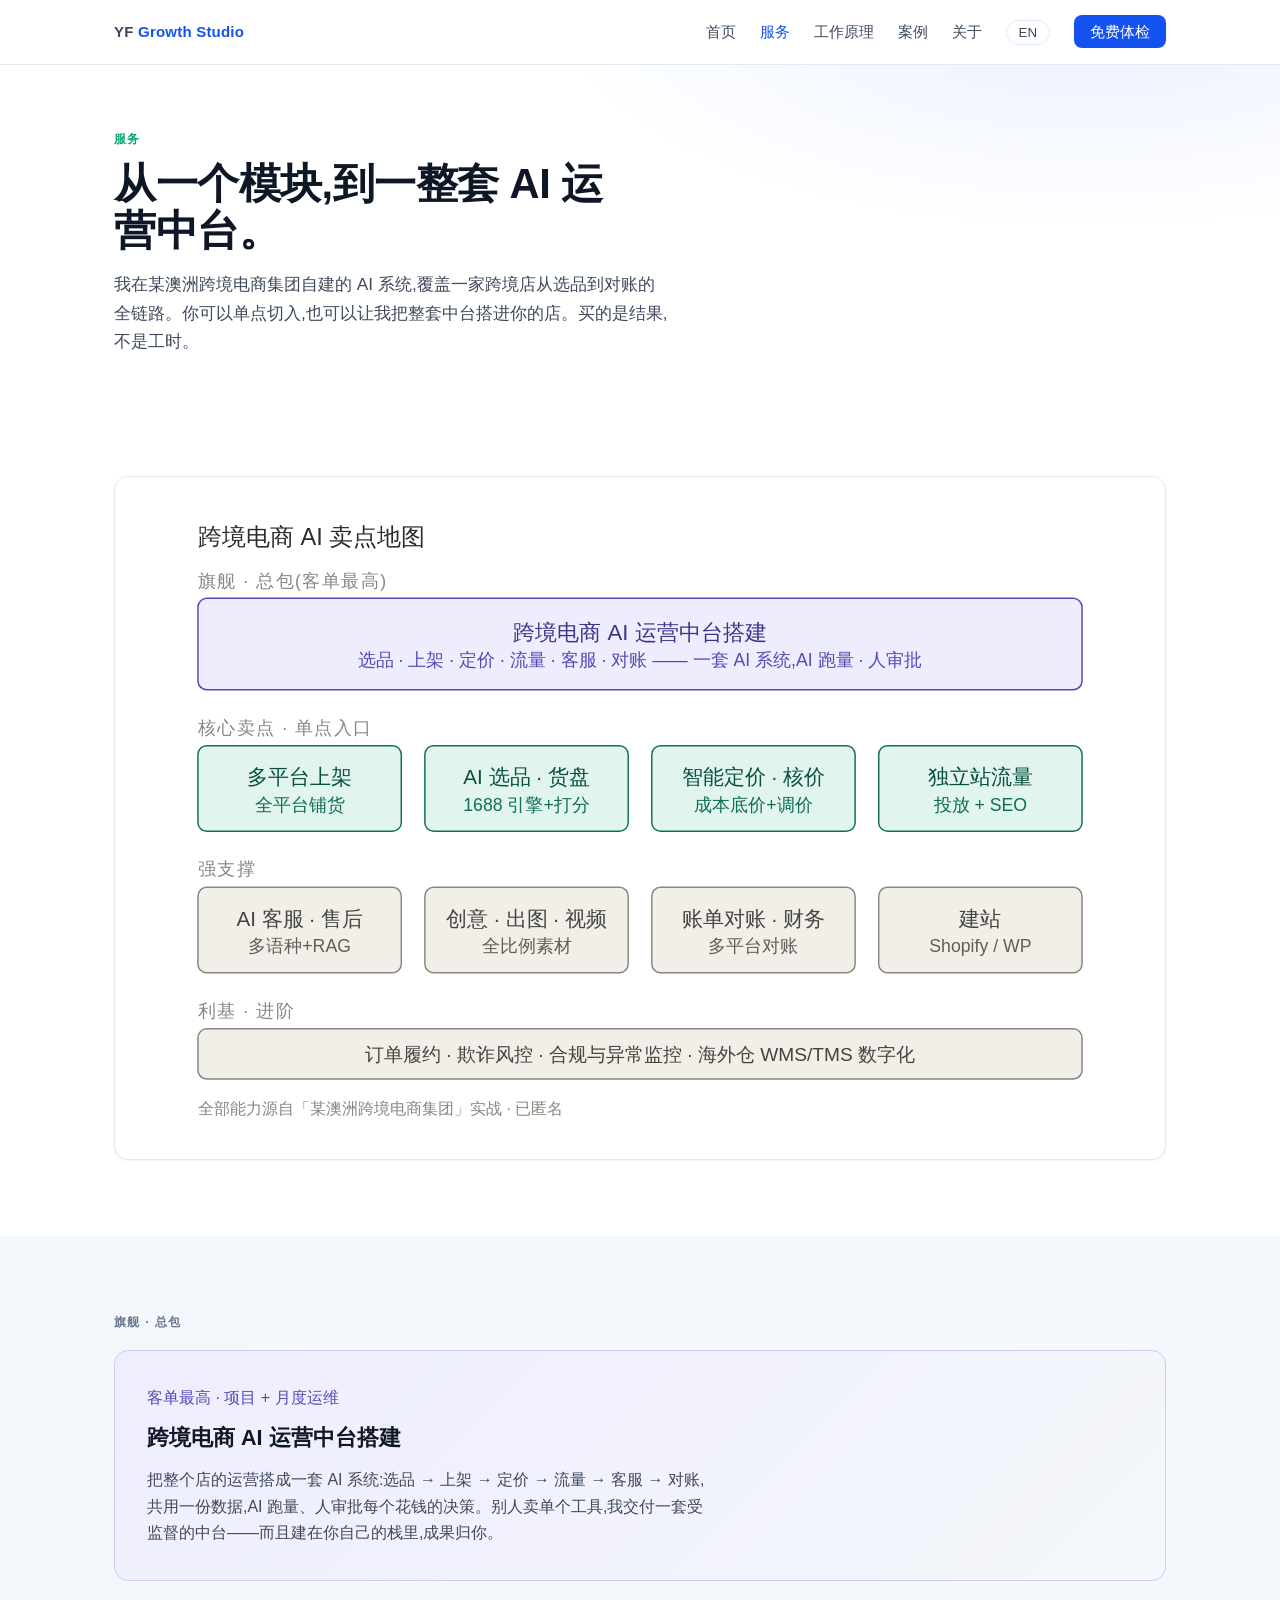
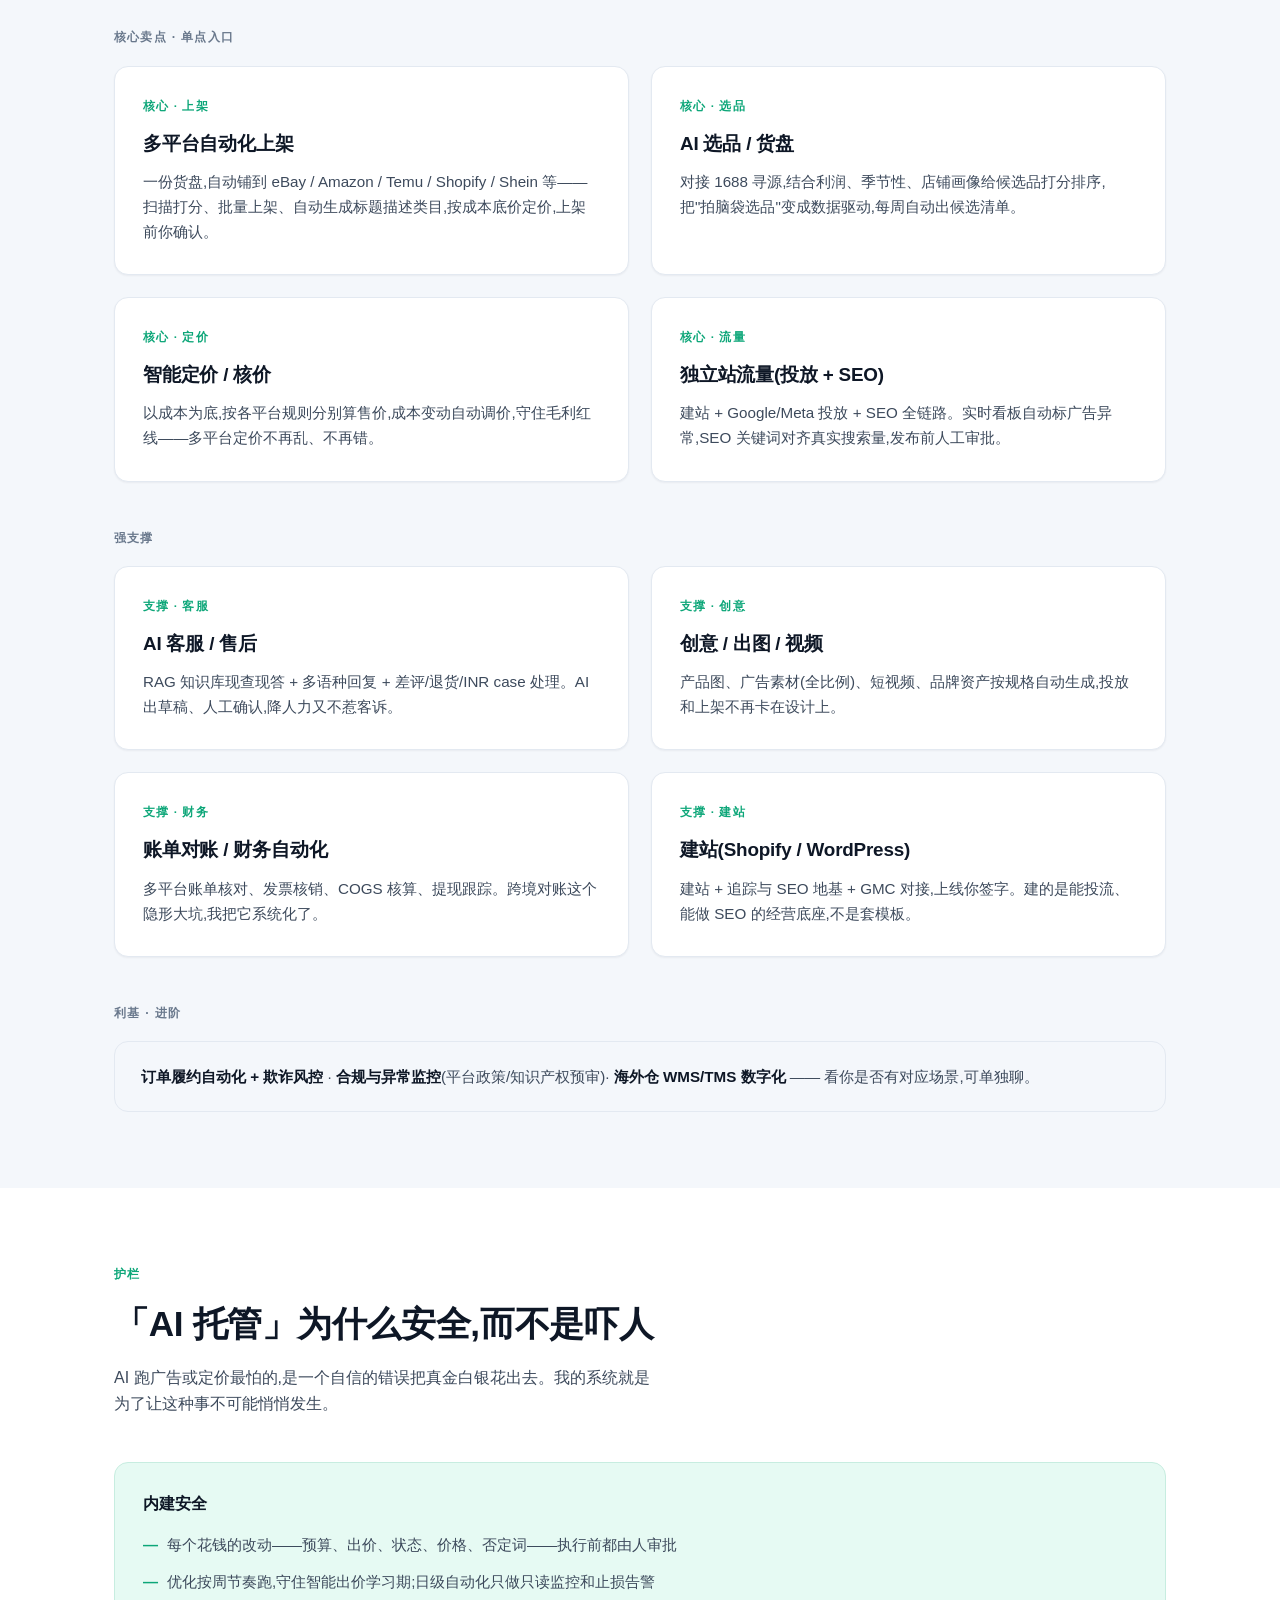
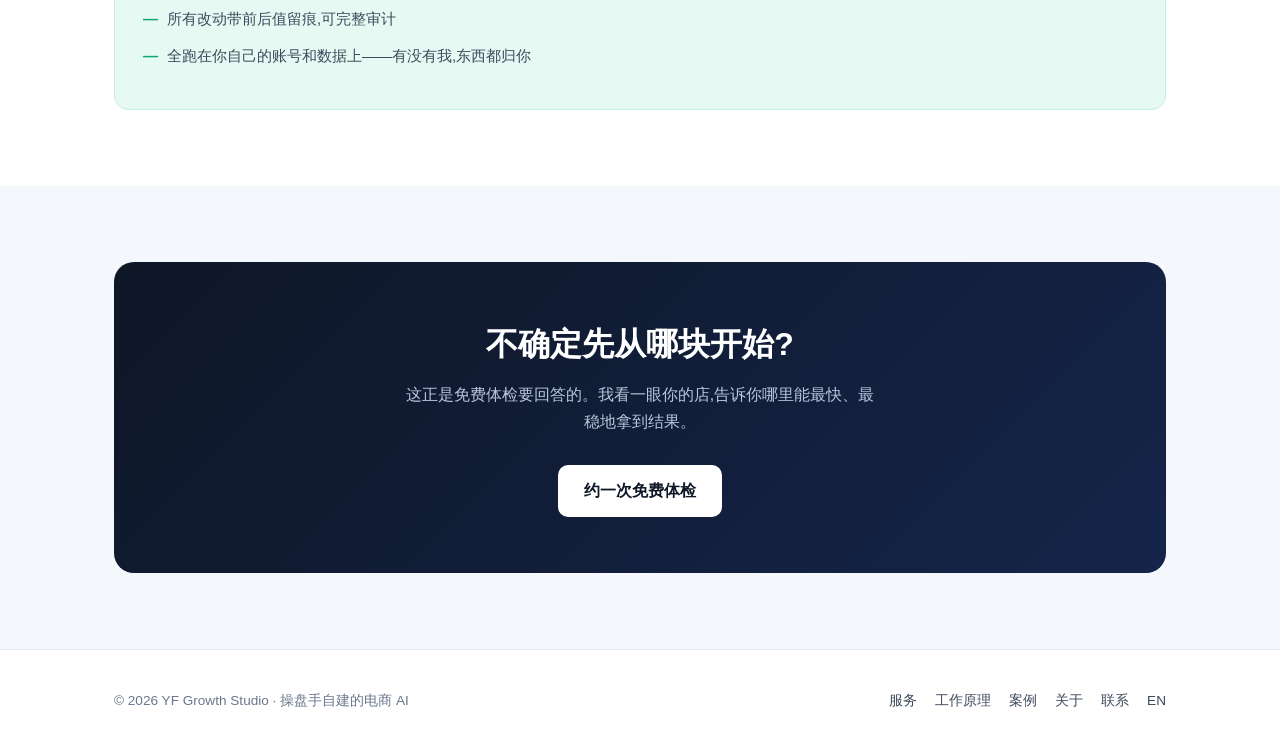
<file: services.html>
<!DOCTYPE html>
<html lang="zh-CN">
<head>
<meta charset="UTF-8">
<meta name="viewport" content="width=device-width, initial-scale=1.0">
<title>服务 — YF Growth Studio</title>
<meta name="description" content="跨境电商 AI 服务:旗舰 AI 运营中台搭建,核心四块(上架/选品/定价/独立站流量),强支撑(客服/创意/对账/建站)。每个花钱的动作都有人审。">
<link rel="stylesheet" href="assets/style.css">
<style>
  .map{background:#fff;border:1px solid var(--line);border-radius:var(--radius);padding:24px;box-shadow:var(--shadow);margin-top:8px}
  .map img{width:100%;height:auto;display:block}
  .flagship{background:linear-gradient(135deg,#eeedfe 0%,#f4f7fb 100%);border:1px solid #cecbf6;border-radius:var(--radius);padding:34px 32px}
  .flagship .tag{color:#534ab7}
  .flagship h3{font-size:1.35rem;margin:8px 0 12px}
  .flagship p{color:var(--ink-2);max-width:64ch}
  .tier-label{font-size:.78rem;font-weight:700;letter-spacing:.1em;text-transform:uppercase;color:var(--muted);margin:46px 0 18px}
  .niche{background:var(--bg-soft);border:1px solid var(--line);border-radius:var(--radius);padding:22px 26px;color:var(--ink-2);font-size:.95rem}
  .niche b{color:var(--ink)}
</style>
</head>
<body>

<header>
  <div class="wrap nav">
    <a class="logo" href="index.html">YF <span>Growth Studio</span></a>
    <ul>
      <li><a href="index.html">首页</a></li>
      <li><a href="services.html" class="active">服务</a></li>
      <li><a href="how-it-works.html">工作原理</a></li>
      <li><a href="work.html">案例</a></li>
      <li><a href="about.html">关于</a></li>
      <li><a class="lang" href="en.html">EN</a></li>
      <li><a class="navcta" href="contact.html">免费体检</a></li>
    </ul>
  </div>
</header>

<section class="pagehead">
  <div class="wrap">
    <div class="eyebrow">服务</div>
    <h1>从一个模块,到一整套 AI 运营中台。</h1>
    <p>我在某澳洲跨境电商集团自建的 AI 系统,覆盖一家跨境店从选品到对账的全链路。你可以单点切入,也可以让我把整套中台搭进你的店。买的是结果,不是工时。</p>
  </div>
</section>

<section>
  <div class="wrap">
    <div class="map">
      <img src="assets/diagrams/selling_points_map_zh.svg" alt="跨境电商 AI 卖点地图:旗舰 AI 运营中台总包,核心四块(上架/选品/定价/独立站流量),强支撑(客服/创意/对账/建站),利基进阶">
    </div>
  </div>
</section>

<section class="soft">
  <div class="wrap">
    <div class="tier-label" style="margin-top:0">旗舰 · 总包</div>
    <div class="flagship">
      <div class="tag">客单最高 · 项目 + 月度运维</div>
      <h3>跨境电商 AI 运营中台搭建</h3>
      <p>把整个店的运营搭成一套 AI 系统:选品 → 上架 → 定价 → 流量 → 客服 → 对账,共用一份数据,AI 跑量、人审批每个花钱的决策。别人卖单个工具,我交付一套受监督的中台——而且建在你自己的栈里,成果归你。</p>
    </div>

    <div class="tier-label">核心卖点 · 单点入口</div>
    <div class="grid2">
      <div class="card">
        <div class="tag">核心 · 上架</div>
        <h3>多平台自动化上架</h3>
        <p>一份货盘,自动铺到 eBay / Amazon / Temu / Shopify / Shein 等——扫描打分、批量上架、自动生成标题描述类目,按成本底价定价,上架前你确认。</p>
      </div>
      <div class="card">
        <div class="tag">核心 · 选品</div>
        <h3>AI 选品 / 货盘</h3>
        <p>对接 1688 寻源,结合利润、季节性、店铺画像给候选品打分排序,把"拍脑袋选品"变成数据驱动,每周自动出候选清单。</p>
      </div>
      <div class="card">
        <div class="tag">核心 · 定价</div>
        <h3>智能定价 / 核价</h3>
        <p>以成本为底,按各平台规则分别算售价,成本变动自动调价,守住毛利红线——多平台定价不再乱、不再错。</p>
      </div>
      <div class="card">
        <div class="tag">核心 · 流量</div>
        <h3>独立站流量(投放 + SEO)</h3>
        <p>建站 + Google/Meta 投放 + SEO 全链路。实时看板自动标广告异常,SEO 关键词对齐真实搜索量,发布前人工审批。</p>
      </div>
    </div>

    <div class="tier-label">强支撑</div>
    <div class="grid2">
      <div class="card">
        <div class="tag">支撑 · 客服</div>
        <h3>AI 客服 / 售后</h3>
        <p>RAG 知识库现查现答 + 多语种回复 + 差评/退货/INR case 处理。AI 出草稿、人工确认,降人力又不惹客诉。</p>
      </div>
      <div class="card">
        <div class="tag">支撑 · 创意</div>
        <h3>创意 / 出图 / 视频</h3>
        <p>产品图、广告素材(全比例)、短视频、品牌资产按规格自动生成,投放和上架不再卡在设计上。</p>
      </div>
      <div class="card">
        <div class="tag">支撑 · 财务</div>
        <h3>账单对账 / 财务自动化</h3>
        <p>多平台账单核对、发票核销、COGS 核算、提现跟踪。跨境对账这个隐形大坑,我把它系统化了。</p>
      </div>
      <div class="card">
        <div class="tag">支撑 · 建站</div>
        <h3>建站(Shopify / WordPress)</h3>
        <p>建站 + 追踪与 SEO 地基 + GMC 对接,上线你签字。建的是能投流、能做 SEO 的经营底座,不是套模板。</p>
      </div>
    </div>

    <div class="tier-label">利基 · 进阶</div>
    <div class="niche">
      <b>订单履约自动化 + 欺诈风控</b> · <b>合规与异常监控</b>(平台政策/知识产权预审)· <b>海外仓 WMS/TMS 数字化</b> —— 看你是否有对应场景,可单独聊。
    </div>
  </div>
</section>

<section>
  <div class="wrap">
    <div class="sec-head">
      <div class="eyebrow">护栏</div>
      <h2>「AI 托管」为什么安全,而不是吓人</h2>
      <p>AI 跑广告或定价最怕的,是一个自信的错误把真金白银花出去。我的系统就是为了让这种事不可能悄悄发生。</p>
    </div>
    <div class="principles">
      <h4>内建安全</h4>
      <ul>
        <li>每个花钱的改动——预算、出价、状态、价格、否定词——执行前都由人审批</li>
        <li>优化按周节奏跑,守住智能出价学习期;日级自动化只做只读监控和止损告警</li>
        <li>所有改动带前后值留痕,可完整审计</li>
        <li>全跑在你自己的账号和数据上——有没有我,东西都归你</li>
      </ul>
    </div>
  </div>
</section>

<section class="soft">
  <div class="wrap">
    <div class="band">
      <h2>不确定先从哪块开始?</h2>
      <p>这正是免费体检要回答的。我看一眼你的店,告诉你哪里能最快、最稳地拿到结果。</p>
      <a class="btn btn-primary" href="contact.html">约一次免费体检</a>
    </div>
  </div>
</section>

<footer>
  <div class="wrap foot">
    <span>© 2026 YF Growth Studio · 操盘手自建的电商 AI</span>
    <div class="fnav">
      <a href="services.html">服务</a>
      <a href="how-it-works.html">工作原理</a>
      <a href="work.html">案例</a>
      <a href="about.html">关于</a>
      <a href="contact.html">联系</a>
      <a href="en.html">EN</a>
    </div>
  </div>
</footer>

</body>
</html>
</file>
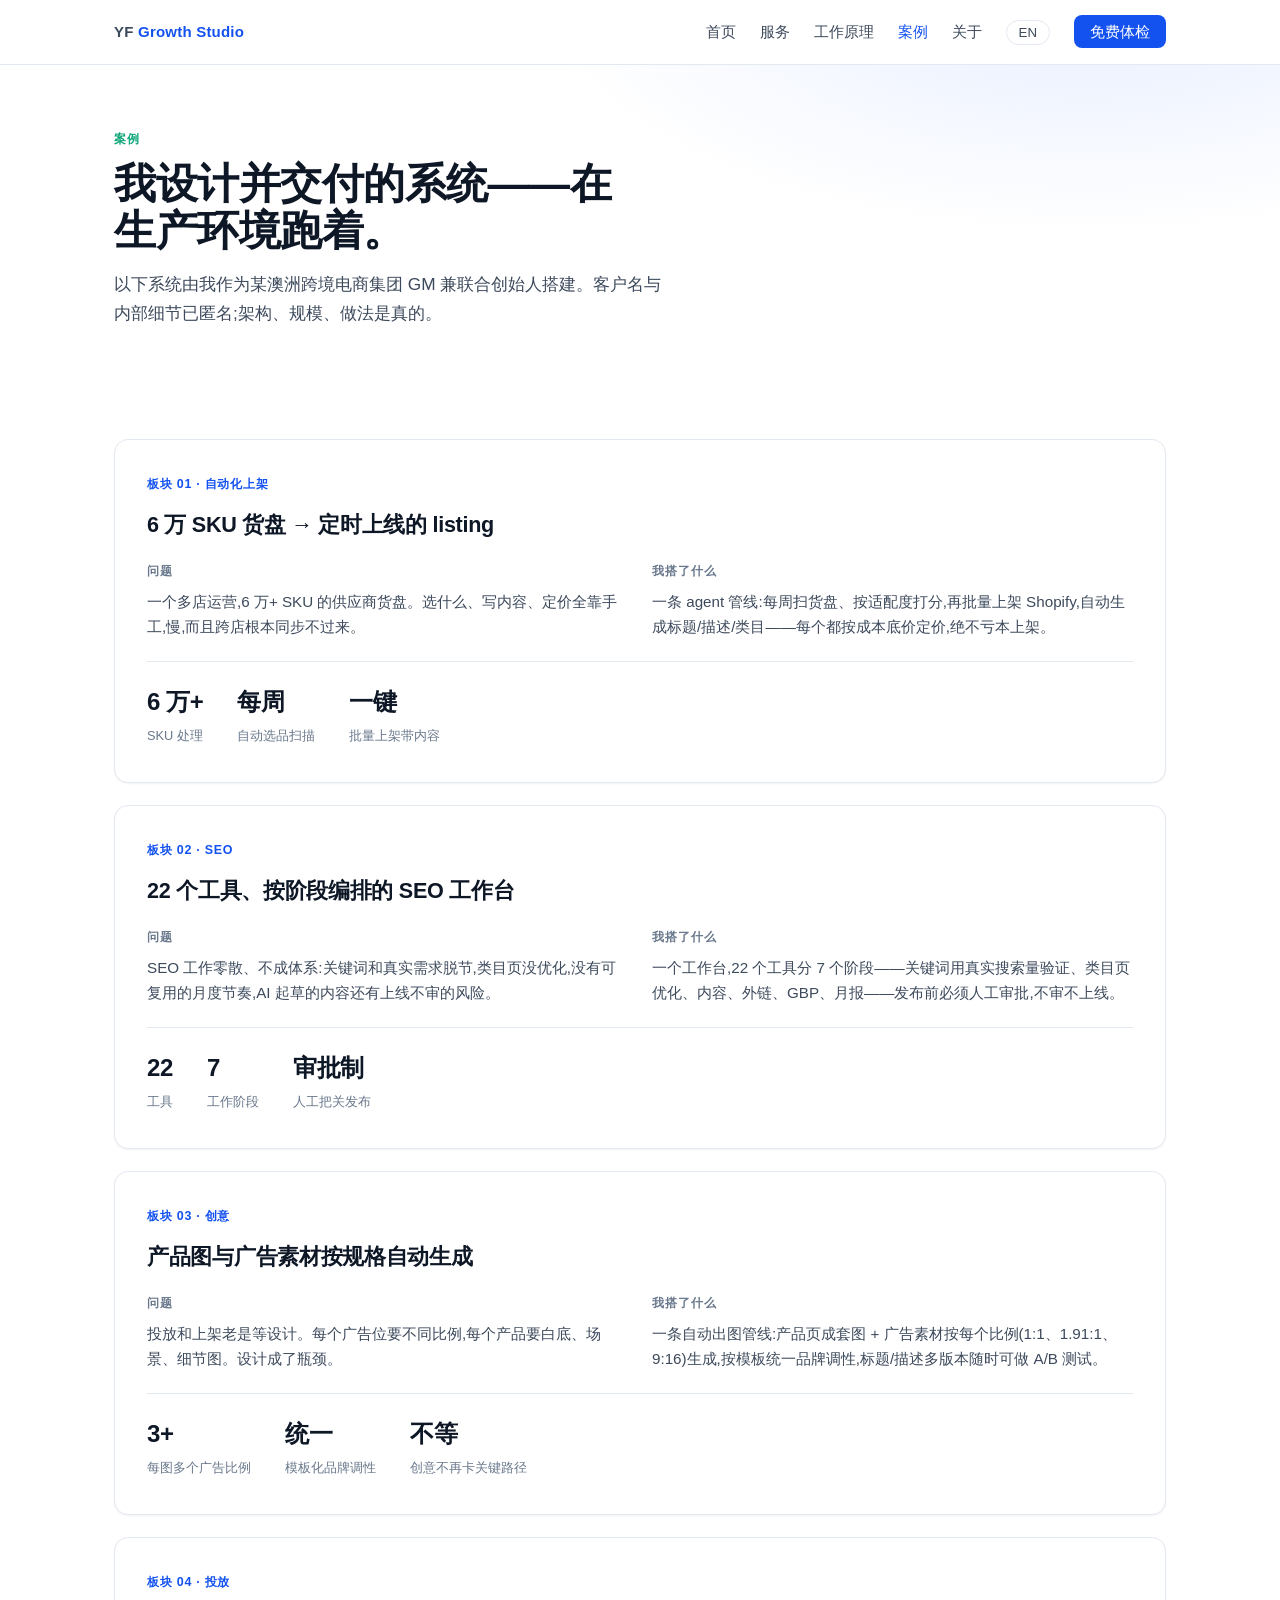
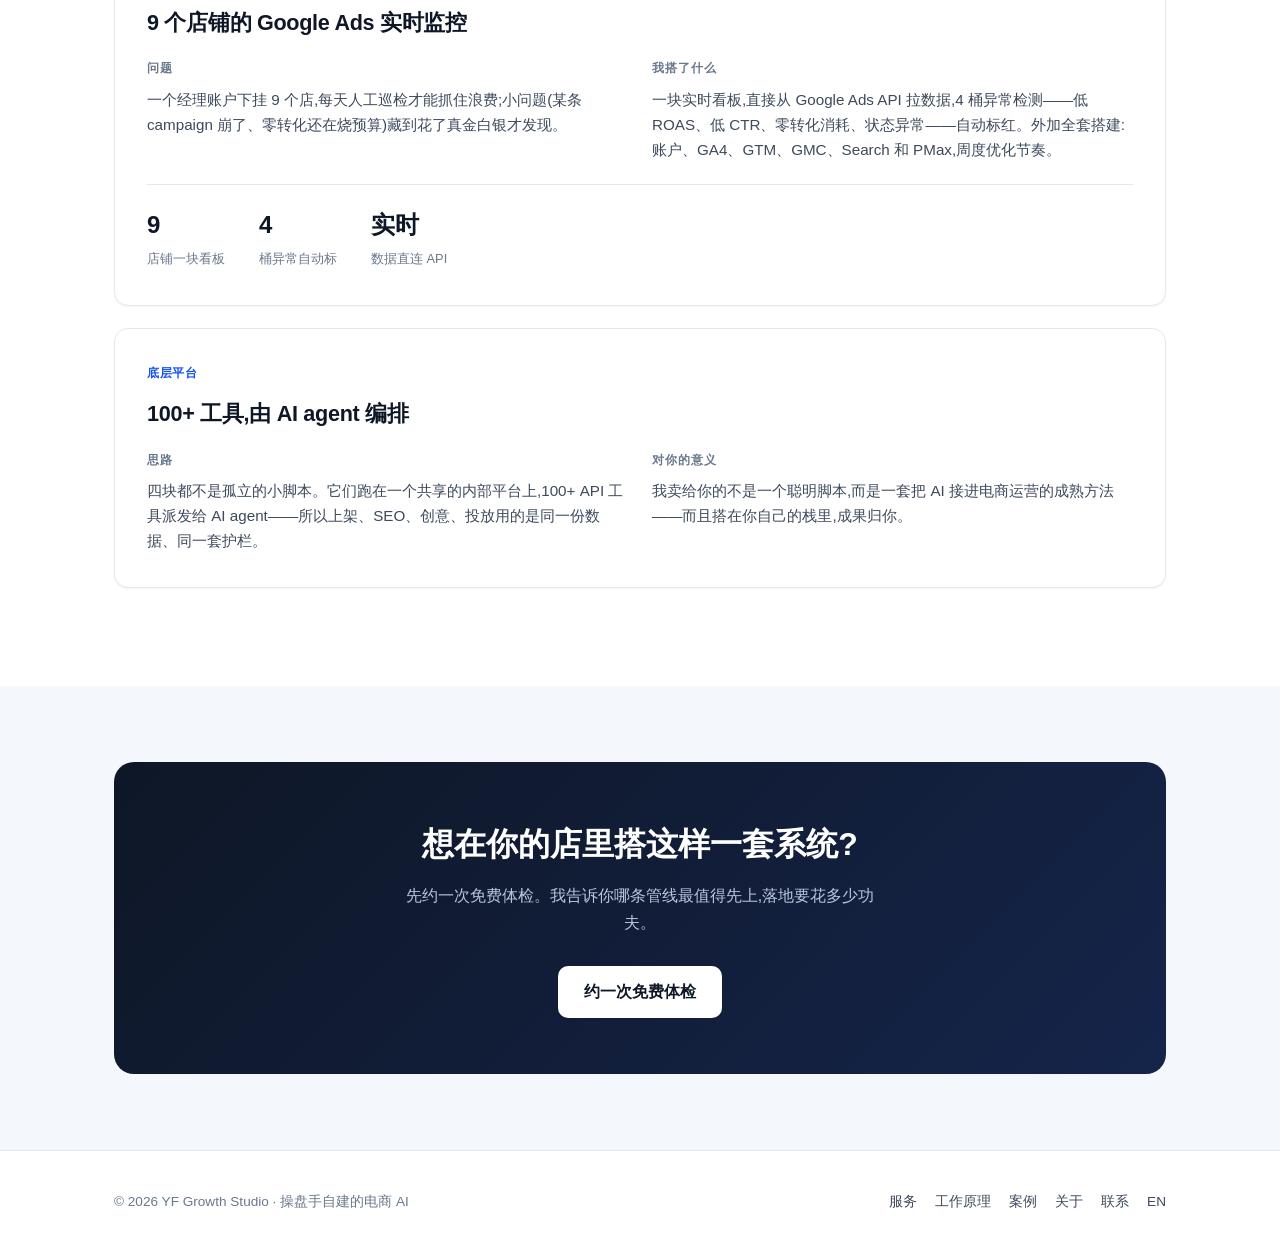
<file: work.html>
<!DOCTYPE html>
<html lang="zh-CN">
<head>
<meta charset="UTF-8">
<meta name="viewport" content="width=device-width, initial-scale=1.0">
<title>案例 — YF Growth Studio</title>
<meta name="description" content="在一个真实澳洲多店运营上设计交付的电商 AI 系统:自动化上架、SEO 工具化、创意出图、Google Ads 实时监控。">
<link rel="stylesheet" href="assets/style.css">
</head>
<body>

<header>
  <div class="wrap nav">
    <a class="logo" href="index.html">YF <span>Growth Studio</span></a>
    <ul>
      <li><a href="index.html">首页</a></li>
      <li><a href="services.html">服务</a></li>
      <li><a href="how-it-works.html">工作原理</a></li>
      <li><a href="work.html" class="active">案例</a></li>
      <li><a href="about.html">关于</a></li>
      <li><a class="lang" href="en.html">EN</a></li>
      <li><a class="navcta" href="contact.html">免费体检</a></li>
    </ul>
  </div>
</header>

<section class="pagehead">
  <div class="wrap">
    <div class="eyebrow">案例</div>
    <h1>我设计并交付的系统——在生产环境跑着。</h1>
    <p>以下系统由我作为某澳洲跨境电商集团 GM 兼联合创始人搭建。客户名与内部细节已匿名;架构、规模、做法是真的。</p>
  </div>
</section>

<section>
  <div class="wrap">

    <div class="case-block">
      <div class="meta">板块 01 · 自动化上架</div>
      <h3>6 万 SKU 货盘 → 定时上线的 listing</h3>
      <div class="case-grid">
        <div><h5>问题</h5><p>一个多店运营,6 万+ SKU 的供应商货盘。选什么、写内容、定价全靠手工,慢,而且跨店根本同步不过来。</p></div>
        <div><h5>我搭了什么</h5><p>一条 agent 管线:每周扫货盘、按适配度打分,再批量上架 Shopify,自动生成标题/描述/类目——每个都按成本底价定价,绝不亏本上架。</p></div>
      </div>
      <div class="num-row">
        <div class="num"><b>6 万+</b><span>SKU 处理</span></div>
        <div class="num"><b>每周</b><span>自动选品扫描</span></div>
        <div class="num"><b>一键</b><span>批量上架带内容</span></div>
      </div>
    </div>

    <div class="case-block">
      <div class="meta">板块 02 · SEO</div>
      <h3>22 个工具、按阶段编排的 SEO 工作台</h3>
      <div class="case-grid">
        <div><h5>问题</h5><p>SEO 工作零散、不成体系:关键词和真实需求脱节,类目页没优化,没有可复用的月度节奏,AI 起草的内容还有上线不审的风险。</p></div>
        <div><h5>我搭了什么</h5><p>一个工作台,22 个工具分 7 个阶段——关键词用真实搜索量验证、类目页优化、内容、外链、GBP、月报——发布前必须人工审批,不审不上线。</p></div>
      </div>
      <div class="num-row">
        <div class="num"><b>22</b><span>工具</span></div>
        <div class="num"><b>7</b><span>工作阶段</span></div>
        <div class="num"><b>审批制</b><span>人工把关发布</span></div>
      </div>
    </div>

    <div class="case-block">
      <div class="meta">板块 03 · 创意</div>
      <h3>产品图与广告素材按规格自动生成</h3>
      <div class="case-grid">
        <div><h5>问题</h5><p>投放和上架老是等设计。每个广告位要不同比例,每个产品要白底、场景、细节图。设计成了瓶颈。</p></div>
        <div><h5>我搭了什么</h5><p>一条自动出图管线:产品页成套图 + 广告素材按每个比例(1:1、1.91:1、9:16)生成,按模板统一品牌调性,标题/描述多版本随时可做 A/B 测试。</p></div>
      </div>
      <div class="num-row">
        <div class="num"><b>3+</b><span>每图多个广告比例</span></div>
        <div class="num"><b>统一</b><span>模板化品牌调性</span></div>
        <div class="num"><b>不等</b><span>创意不再卡关键路径</span></div>
      </div>
    </div>

    <div class="case-block">
      <div class="meta">板块 04 · 投放</div>
      <h3>9 个店铺的 Google Ads 实时监控</h3>
      <div class="case-grid">
        <div><h5>问题</h5><p>一个经理账户下挂 9 个店,每天人工巡检才能抓住浪费;小问题(某条 campaign 崩了、零转化还在烧预算)藏到花了真金白银才发现。</p></div>
        <div><h5>我搭了什么</h5><p>一块实时看板,直接从 Google Ads API 拉数据,4 桶异常检测——低 ROAS、低 CTR、零转化消耗、状态异常——自动标红。外加全套搭建:账户、GA4、GTM、GMC、Search 和 PMax,周度优化节奏。</p></div>
      </div>
      <div class="num-row">
        <div class="num"><b>9</b><span>店铺一块看板</span></div>
        <div class="num"><b>4</b><span>桶异常自动标</span></div>
        <div class="num"><b>实时</b><span>数据直连 API</span></div>
      </div>
    </div>

    <div class="case-block">
      <div class="meta">底层平台</div>
      <h3>100+ 工具,由 AI agent 编排</h3>
      <div class="case-grid">
        <div><h5>思路</h5><p>四块都不是孤立的小脚本。它们跑在一个共享的内部平台上,100+ API 工具派发给 AI agent——所以上架、SEO、创意、投放用的是同一份数据、同一套护栏。</p></div>
        <div><h5>对你的意义</h5><p>我卖给你的不是一个聪明脚本,而是一套把 AI 接进电商运营的成熟方法——而且搭在你自己的栈里,成果归你。</p></div>
      </div>
    </div>

  </div>
</section>

<section class="soft">
  <div class="wrap">
    <div class="band">
      <h2>想在你的店里搭这样一套系统?</h2>
      <p>先约一次免费体检。我告诉你哪条管线最值得先上,落地要花多少功夫。</p>
      <a class="btn btn-primary" href="contact.html">约一次免费体检</a>
    </div>
  </div>
</section>

<footer>
  <div class="wrap foot">
    <span>© 2026 YF Growth Studio · 操盘手自建的电商 AI</span>
    <div class="fnav">
      <a href="services.html">服务</a>
      <a href="how-it-works.html">工作原理</a>
      <a href="work.html">案例</a>
      <a href="about.html">关于</a>
      <a href="contact.html">联系</a>
      <a href="en.html">EN</a>
    </div>
  </div>
</footer>

</body>
</html>
</file>
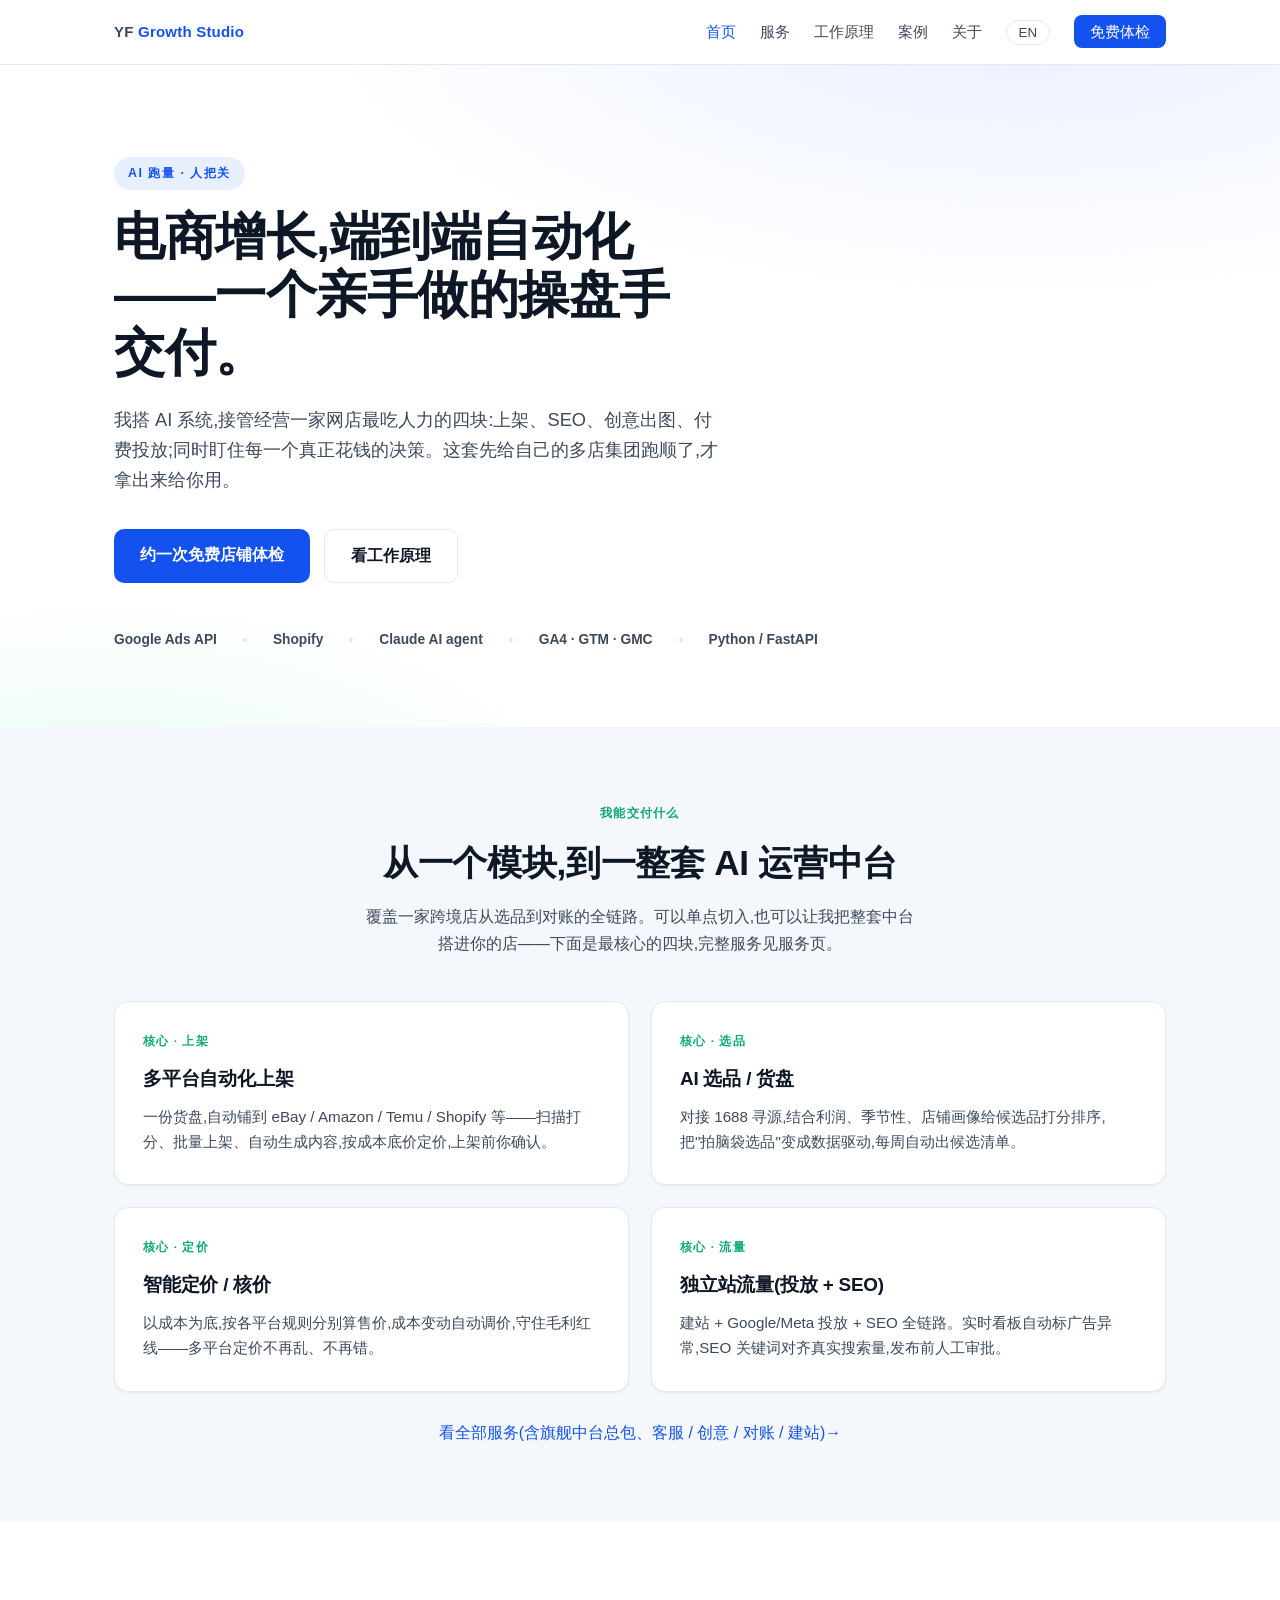
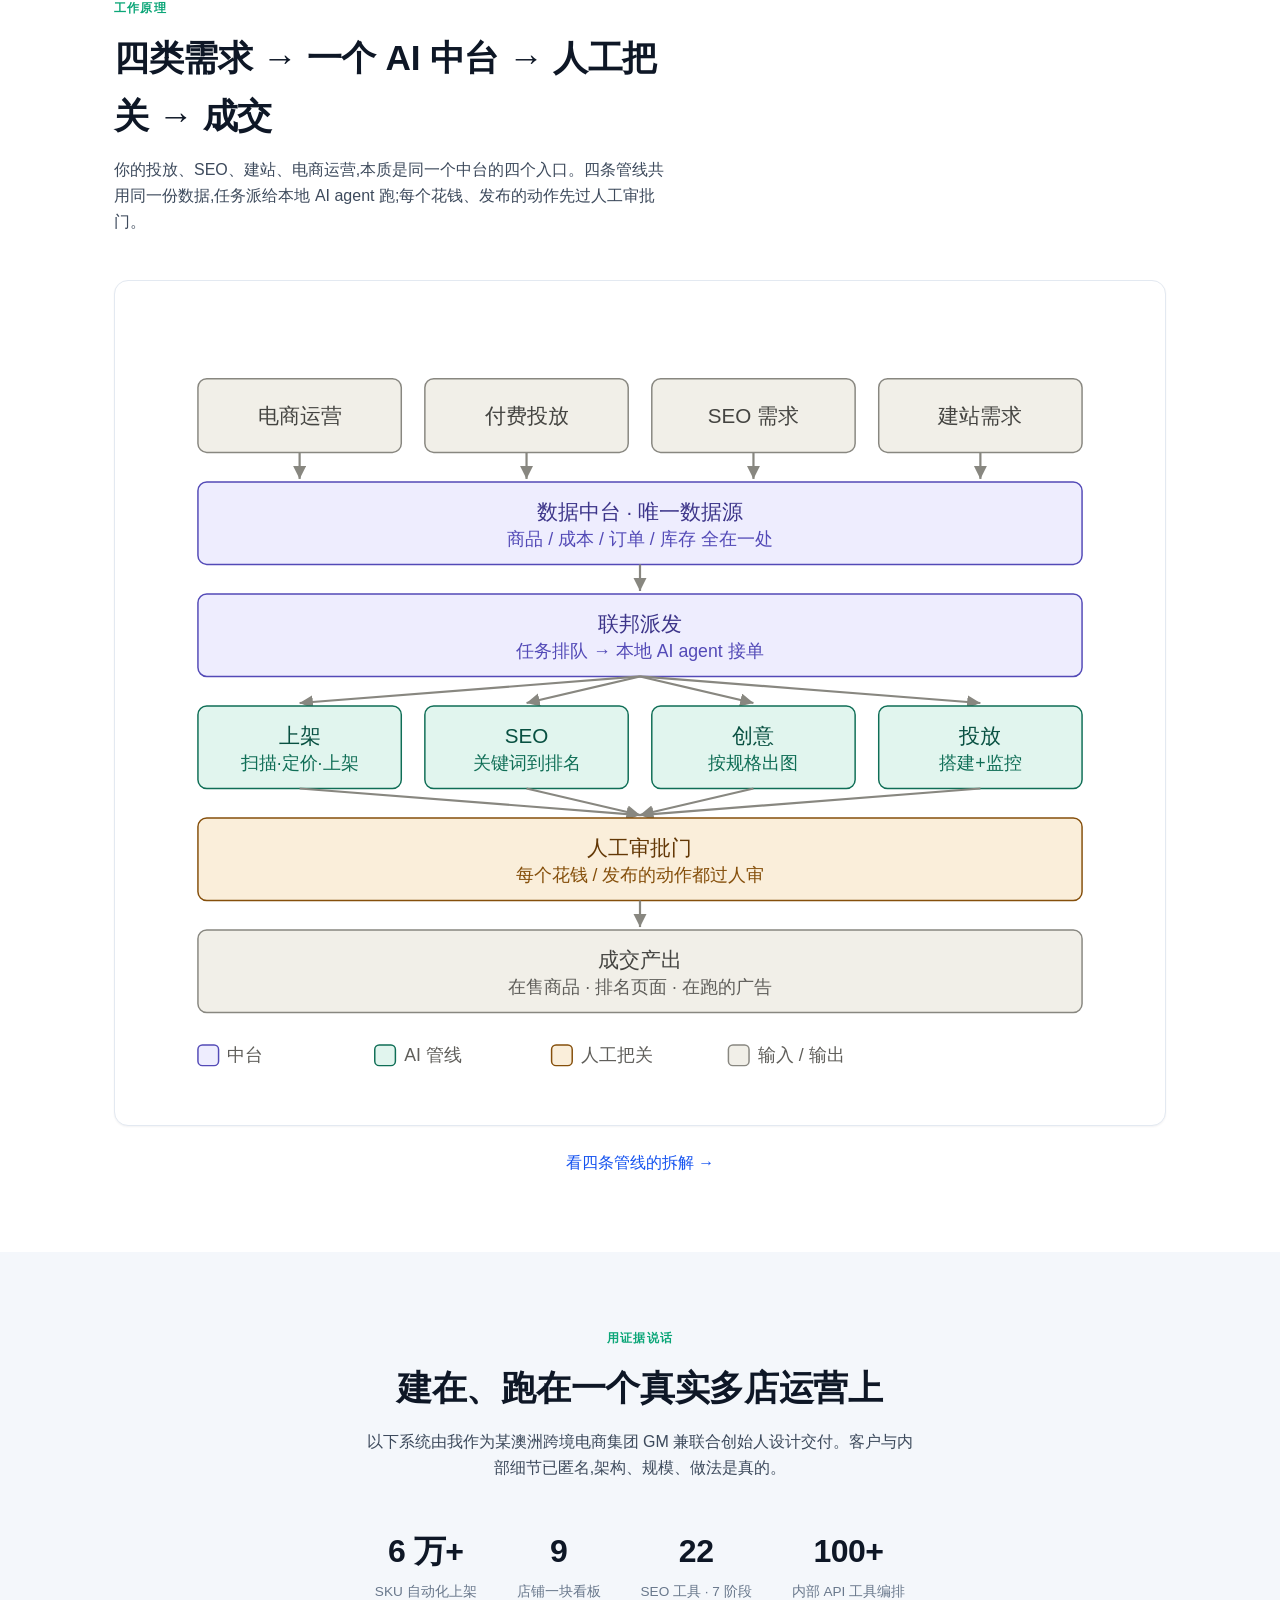
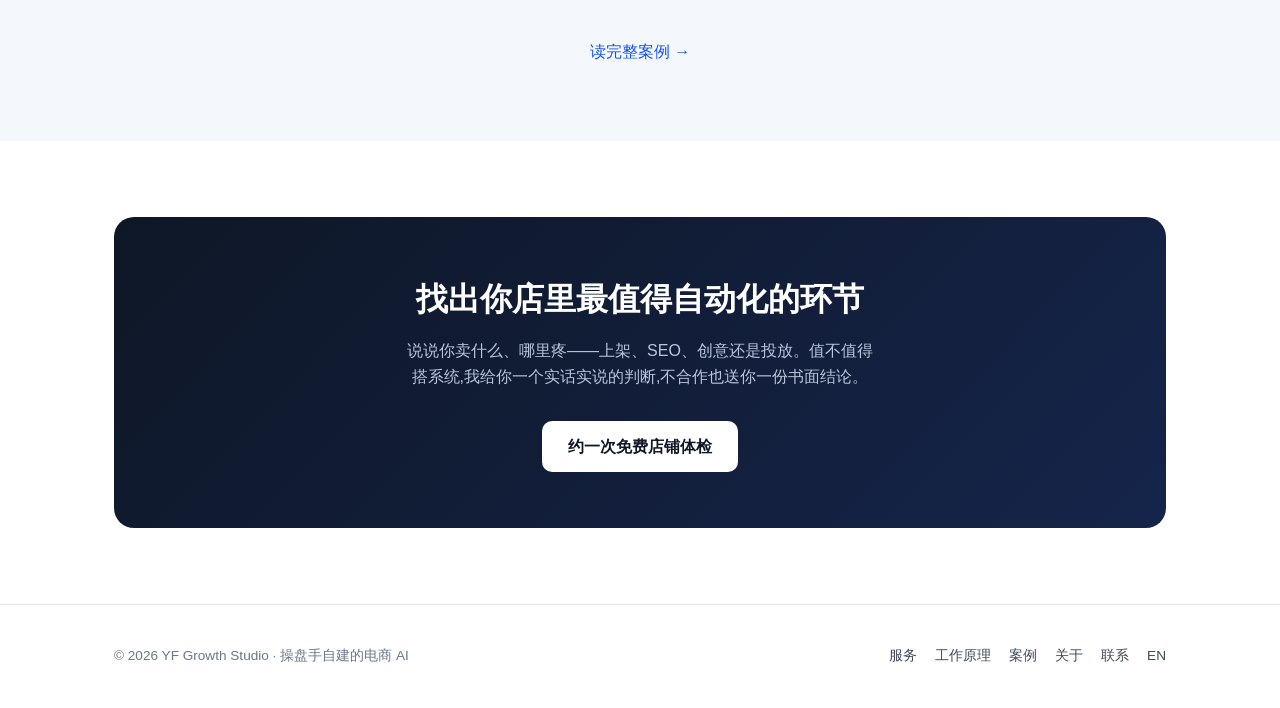
<file: zh.html>
<!DOCTYPE html>
<html lang="zh-CN">
<head>
<meta charset="UTF-8">
<meta http-equiv="refresh" content="0; url=index.html">
<link rel="canonical" href="index.html">
<title>YF Growth Studio</title>
</head>
<body>
<p>页面已迁移,正在跳转到 <a href="index.html">首页</a>……</p>
<script>location.replace('index.html');</script>
</body>
</html>
</file>
<file: assets/style.css>
:root{
  --ink:#0e1726; --ink-2:#3d4a5c; --muted:#69788c;
  --bg:#ffffff; --bg-soft:#f4f7fb; --line:#e3e9f1;
  --brand:#1452f0; --brand-dark:#0d3bb0; --accent:#0ca678; --accent-soft:#e6faf3;
  --radius:14px; --shadow:0 1px 2px rgba(14,23,38,.05);
}
*{margin:0;padding:0;box-sizing:border-box}
html{scroll-behavior:smooth}
body{font-family:-apple-system,BlinkMacSystemFont,"Segoe UI",Roboto,Helvetica,Arial,"PingFang SC","Microsoft YaHei",sans-serif;color:var(--ink);background:var(--bg);line-height:1.65;-webkit-font-smoothing:antialiased}
a{color:var(--brand);text-decoration:none}
img{max-width:100%;display:block}
.wrap{max-width:1100px;margin:0 auto;padding:0 24px}
.center{text-align:center}

/* header */
header{position:sticky;top:0;background:rgba(255,255,255,.92);backdrop-filter:blur(8px);border-bottom:1px solid var(--line);z-index:50}
.nav{display:flex;align-items:center;justify-content:space-between;height:64px}
.logo{font-weight:800;font-size:1.05rem;letter-spacing:.2px;color:var(--ink)}
.logo span{color:var(--brand)}
.nav ul{display:flex;gap:24px;list-style:none;align-items:center}
.nav a{color:var(--ink-2);font-size:.94rem}
.nav a:hover,.nav a.active{color:var(--brand)}
.nav .lang{border:1px solid var(--line);padding:4px 12px;border-radius:999px;font-size:.83rem}
.nav .navcta{background:var(--brand);color:#fff;padding:8px 16px;border-radius:8px}
.nav .navcta:hover{background:var(--brand-dark)}
.menu-toggle{display:none}
@media(max-width:760px){
  .nav ul{display:none}
}

/* buttons */
.btn{display:inline-block;padding:13px 26px;border-radius:10px;font-weight:600;font-size:.98rem;transition:.18s;cursor:pointer}
.btn-primary{background:var(--brand);color:#fff}
.btn-primary:hover{background:var(--brand-dark)}
.btn-ghost{border:1.5px solid var(--line);color:var(--ink);background:#fff}
.btn-ghost:hover{border-color:var(--brand);color:var(--brand)}
.cta-row{display:flex;gap:14px;flex-wrap:wrap}

/* hero */
.hero{padding:92px 0 76px;background:
  radial-gradient(1200px 500px at 80% -10%, #e8efff 0%, transparent 60%),
  radial-gradient(900px 420px at 8% 115%, #e6faf3 0%, transparent 55%)}
.kicker{display:inline-block;font-size:.78rem;font-weight:700;letter-spacing:.12em;text-transform:uppercase;color:var(--brand);background:#e8efff;padding:6px 14px;border-radius:999px;margin-bottom:18px}
h1{font-size:clamp(2rem,4.6vw,3.2rem);line-height:1.14;letter-spacing:-.5px;max-width:20ch}
.hero p.sub{margin:22px 0 34px;font-size:1.14rem;color:var(--ink-2);max-width:60ch}
.stack{margin-top:46px;display:flex;gap:10px 26px;flex-wrap:wrap;color:var(--muted);font-size:.86rem;align-items:center}
.stack b{color:var(--ink-2);font-weight:600}
.stack .dot{width:4px;height:4px;border-radius:50%;background:var(--line)}

/* sections */
section{padding:76px 0}
section.soft{background:var(--bg-soft)}
.sec-head{max-width:62ch;margin-bottom:44px}
.sec-head.center{margin-left:auto;margin-right:auto}
.eyebrow{font-size:.78rem;font-weight:700;letter-spacing:.1em;text-transform:uppercase;color:var(--accent);margin-bottom:10px}
.sec-head h2{font-size:clamp(1.55rem,2.9vw,2.2rem);letter-spacing:-.3px;margin-bottom:12px}
.sec-head p{color:var(--ink-2)}

/* grids & cards */
.grid3{display:grid;grid-template-columns:repeat(3,1fr);gap:22px}
.grid2{display:grid;grid-template-columns:repeat(2,1fr);gap:22px}
@media(max-width:860px){.grid3,.grid2{grid-template-columns:1fr}}
.card{background:#fff;border:1px solid var(--line);border-radius:var(--radius);padding:30px 28px;display:flex;flex-direction:column;box-shadow:var(--shadow)}
.card .tag{font-size:.72rem;font-weight:700;letter-spacing:.1em;text-transform:uppercase;color:var(--accent);margin-bottom:12px}
.card h3{font-size:1.18rem;margin-bottom:10px;letter-spacing:-.2px}
.card p{color:var(--ink-2);font-size:.95rem}
.card ul{margin:16px 0 0 0;list-style:none}
.card li{padding-left:24px;position:relative;color:var(--ink-2);font-size:.92rem;margin-bottom:9px}
.card li::before{content:"✓";position:absolute;left:0;color:var(--accent);font-weight:700}
.card .fee{margin-top:auto;padding-top:18px;font-size:.85rem;color:var(--muted)}

/* steps */
.steps{display:grid;grid-template-columns:repeat(3,1fr);gap:22px;counter-reset:step}
@media(max-width:860px){.steps{grid-template-columns:1fr}}
.step{padding:26px;border-radius:var(--radius);background:#fff;border:1px solid var(--line)}
.step::before{counter-increment:step;content:counter(step,decimal-leading-zero);font-weight:800;font-size:1.6rem;color:#cdd9ee;display:block;margin-bottom:10px}
.step h4{margin-bottom:8px}
.step p{font-size:.92rem;color:var(--ink-2)}

/* stats */
.stats{display:flex;gap:40px;flex-wrap:wrap}
.stat b{display:block;font-size:2rem;letter-spacing:-.5px;color:var(--ink)}
.stat span{font-size:.85rem;color:var(--muted)}

/* case block */
.case-block{background:#fff;border:1px solid var(--line);border-radius:var(--radius);padding:34px 32px;margin-bottom:22px;box-shadow:var(--shadow)}
.case-block .meta{font-size:.78rem;font-weight:600;letter-spacing:.06em;text-transform:uppercase;color:var(--brand);margin-bottom:12px}
.case-block h3{font-size:1.35rem;letter-spacing:-.3px;margin-bottom:16px}
.case-grid{display:grid;grid-template-columns:1fr 1fr;gap:24px;margin-top:18px}
@media(max-width:760px){.case-grid{grid-template-columns:1fr}}
.case-grid h5{font-size:.78rem;letter-spacing:.08em;text-transform:uppercase;color:var(--muted);margin-bottom:8px}
.case-grid p{color:var(--ink-2);font-size:.95rem}
.num-row{display:flex;gap:34px;flex-wrap:wrap;margin-top:22px;padding-top:20px;border-top:1px solid var(--line)}
.num b{display:block;font-size:1.5rem;color:var(--ink);letter-spacing:-.4px}
.num span{font-size:.8rem;color:var(--muted)}

/* faq */
.faq-item{border-bottom:1px solid var(--line);padding:22px 0}
.faq-item h4{font-size:1.05rem;margin-bottom:8px}
.faq-item p{color:var(--ink-2);font-size:.95rem}

/* principles */
.principles{background:var(--accent-soft);border:1px solid #c7ede0;border-radius:var(--radius);padding:28px}
.principles h4{margin-bottom:16px}
.principles li{list-style:none;padding-left:24px;position:relative;font-size:.94rem;color:var(--ink-2);margin-bottom:12px}
.principles li::before{content:"—";position:absolute;left:0;color:var(--accent);font-weight:700}

/* about split */
.split{display:grid;grid-template-columns:1.2fr .8fr;gap:48px;align-items:start}
@media(max-width:860px){.split{grid-template-columns:1fr}}
.split p{color:var(--ink-2);margin-bottom:14px}

/* contact band */
.band{background:linear-gradient(135deg,#0e1726 0%,#15244a 100%);color:#fff;border-radius:20px;padding:56px 48px;text-align:center}
.band h2{font-size:clamp(1.5rem,2.8vw,2rem);margin-bottom:12px}
.band p{color:#b9c6dd;max-width:54ch;margin:0 auto 30px}
.band .btn-primary{background:#fff;color:var(--ink)}
.band .btn-primary:hover{background:#e8efff}
.band .channels{margin-top:26px;font-size:.9rem;color:#8fa1bf}
.band .channels b{color:#dbe5f5;font-weight:600}

/* footer */
footer{padding:40px 0;border-top:1px solid var(--line);color:var(--muted);font-size:.85rem}
.foot{display:flex;justify-content:space-between;flex-wrap:wrap;gap:14px;align-items:center}
.foot a{color:var(--ink-2)}
.foot .fnav{display:flex;gap:18px}

/* pagehead (inner pages) */
.pagehead{padding:64px 0 36px;background:radial-gradient(900px 380px at 85% -20%, #e8efff 0%, transparent 60%)}
.pagehead h1{font-size:clamp(1.8rem,3.6vw,2.6rem);max-width:22ch}
.pagehead p{margin-top:16px;font-size:1.08rem;color:var(--ink-2);max-width:58ch}
</file>
